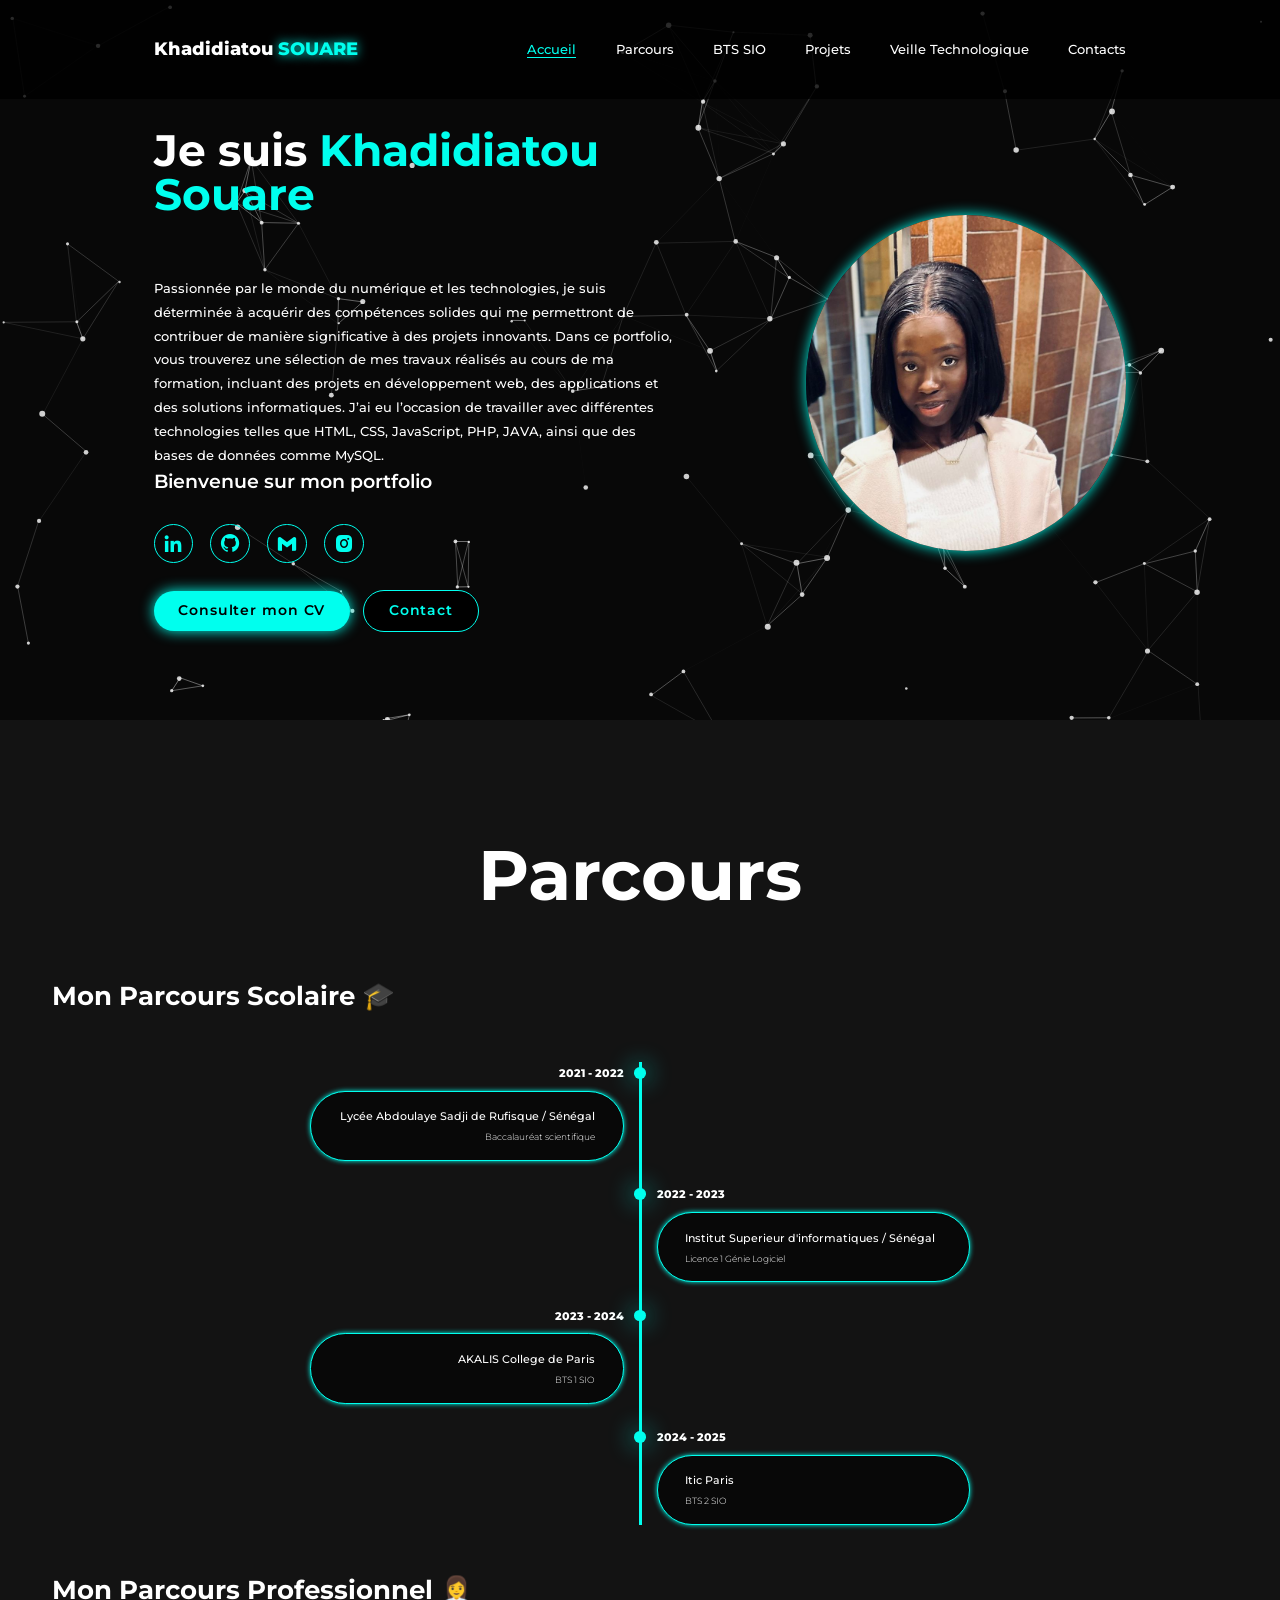
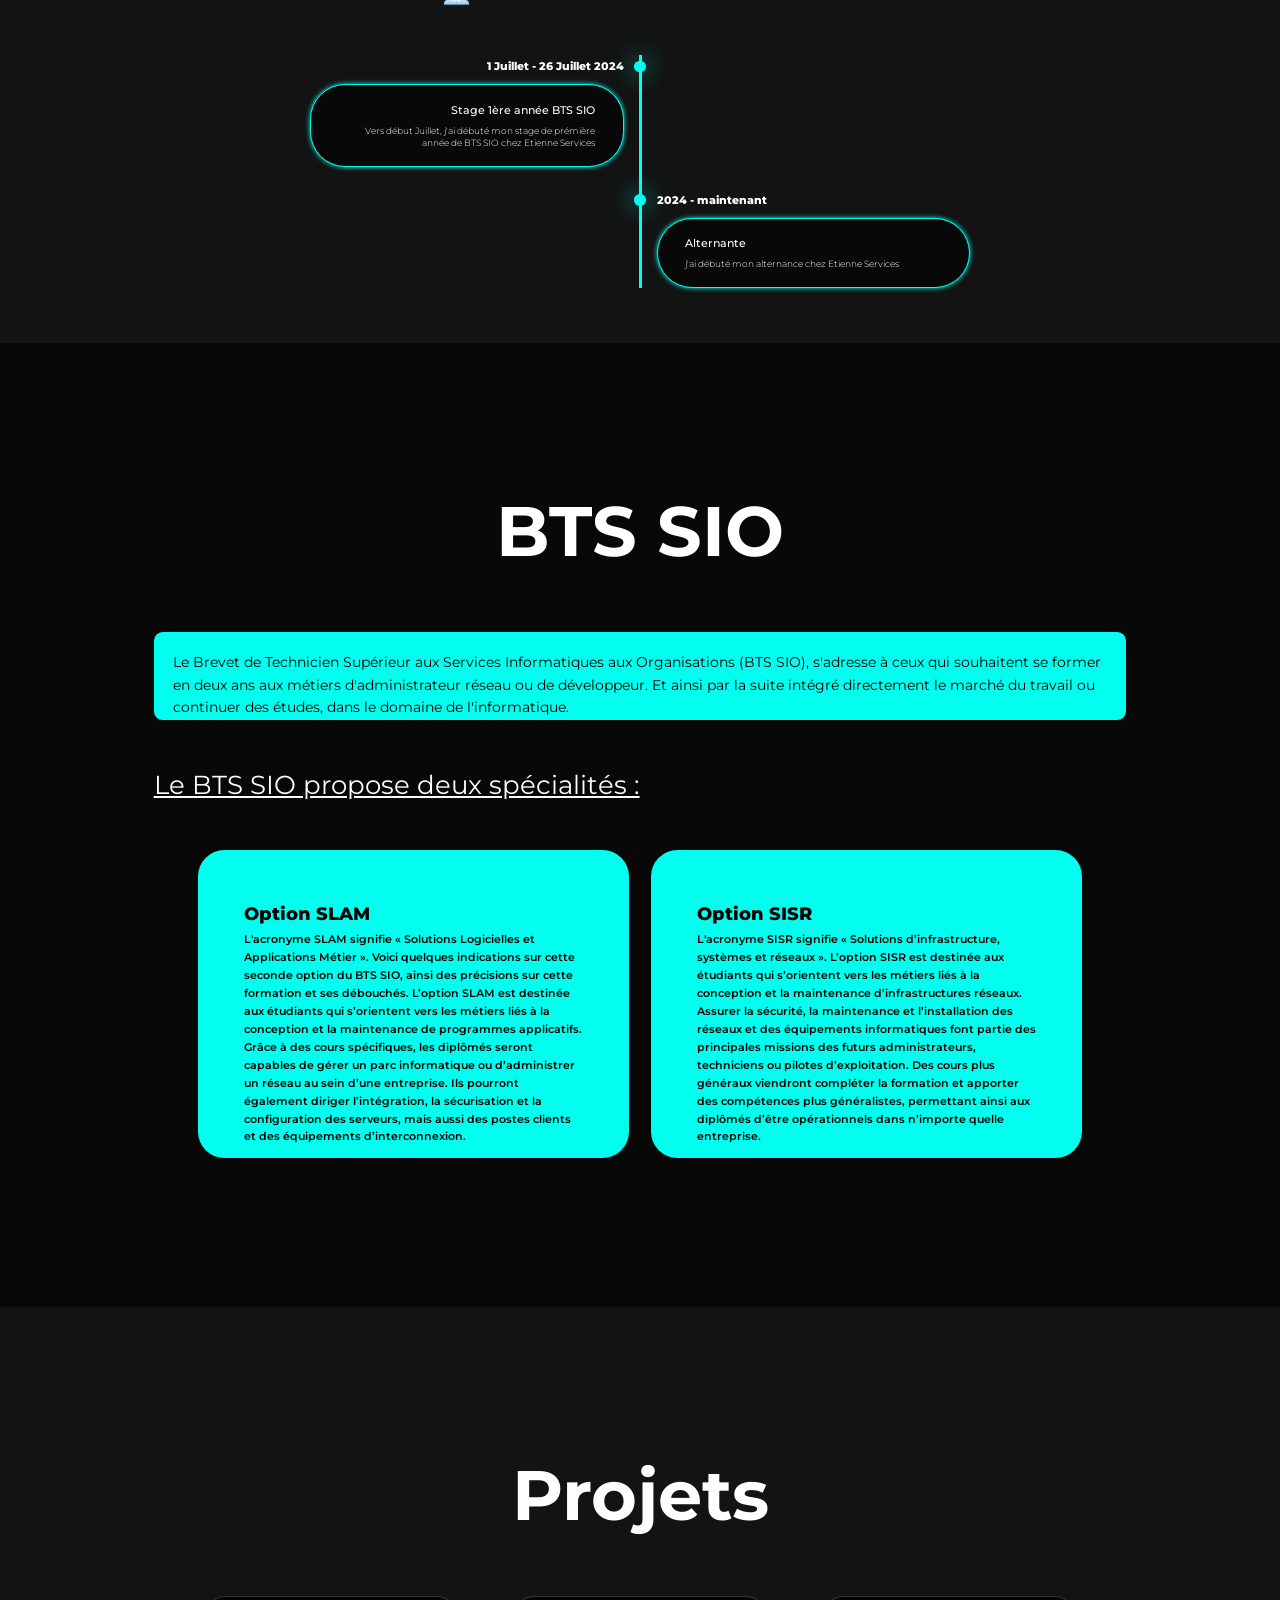
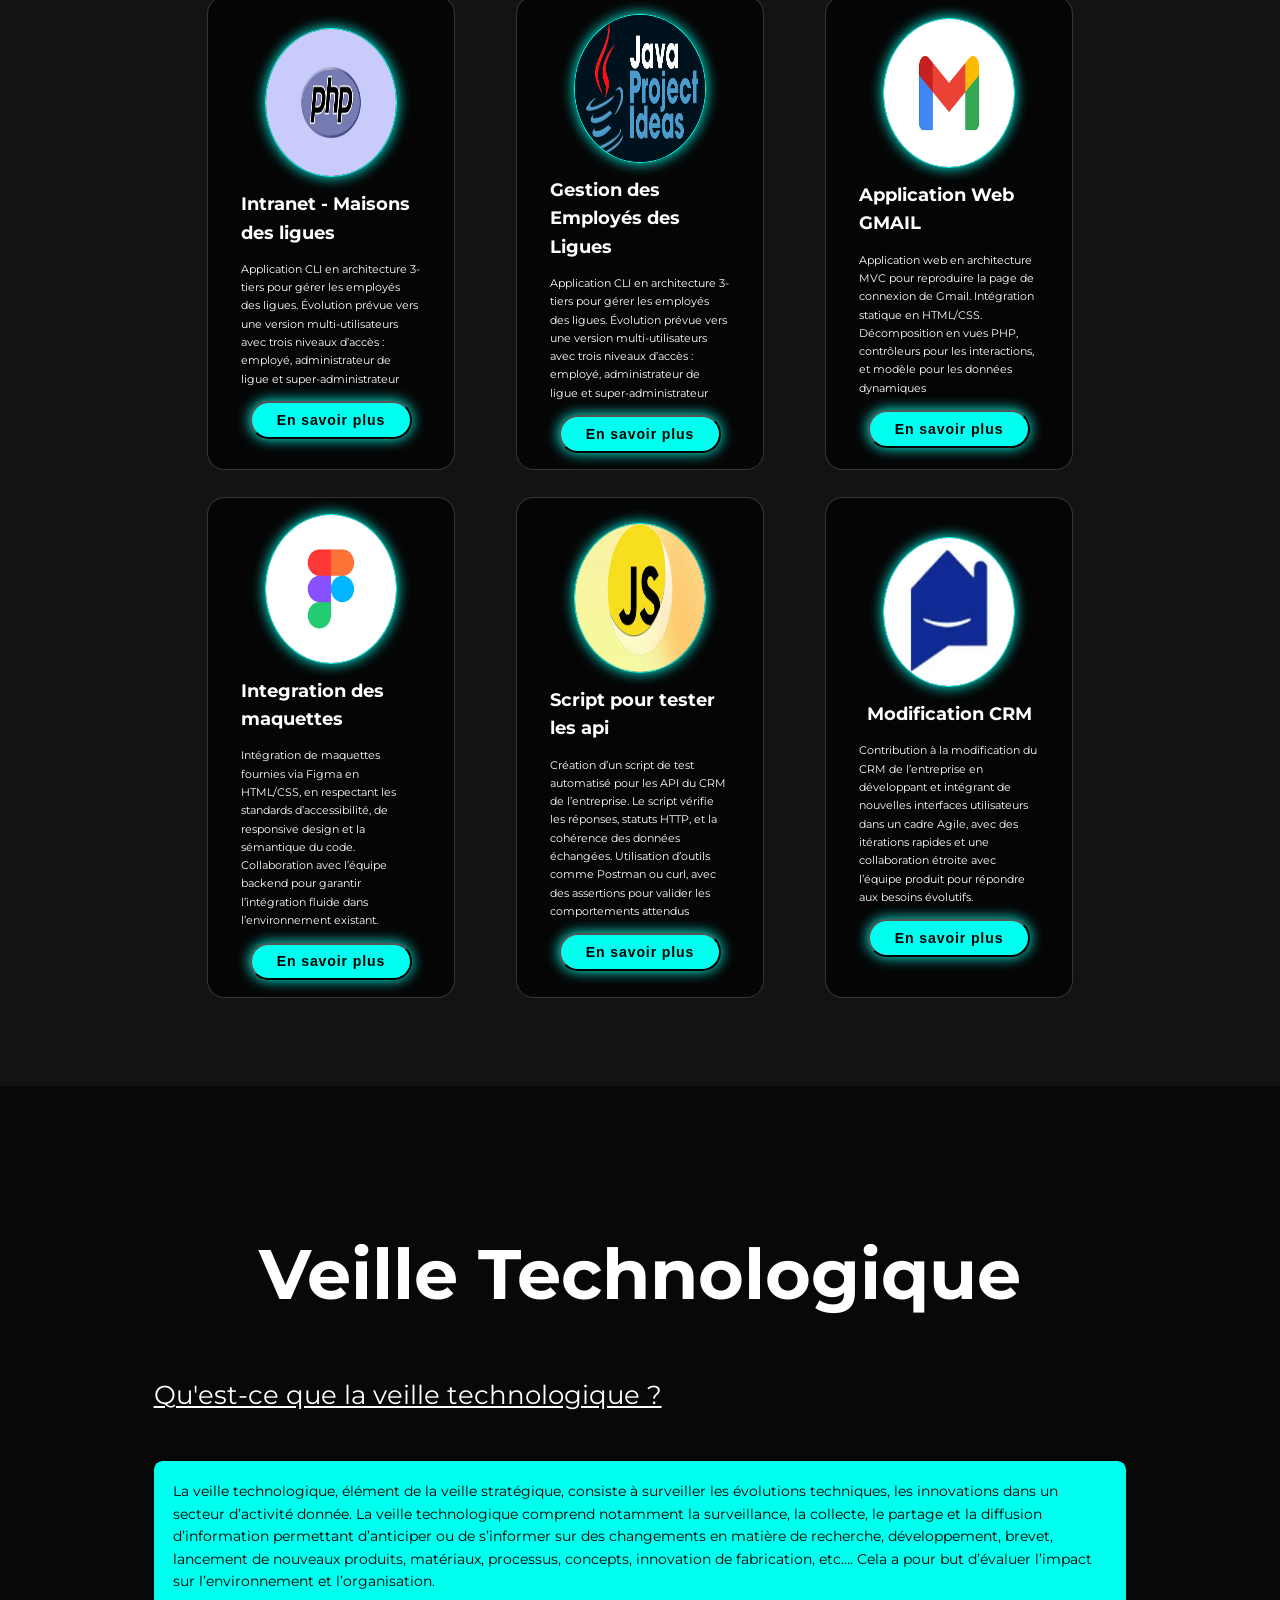
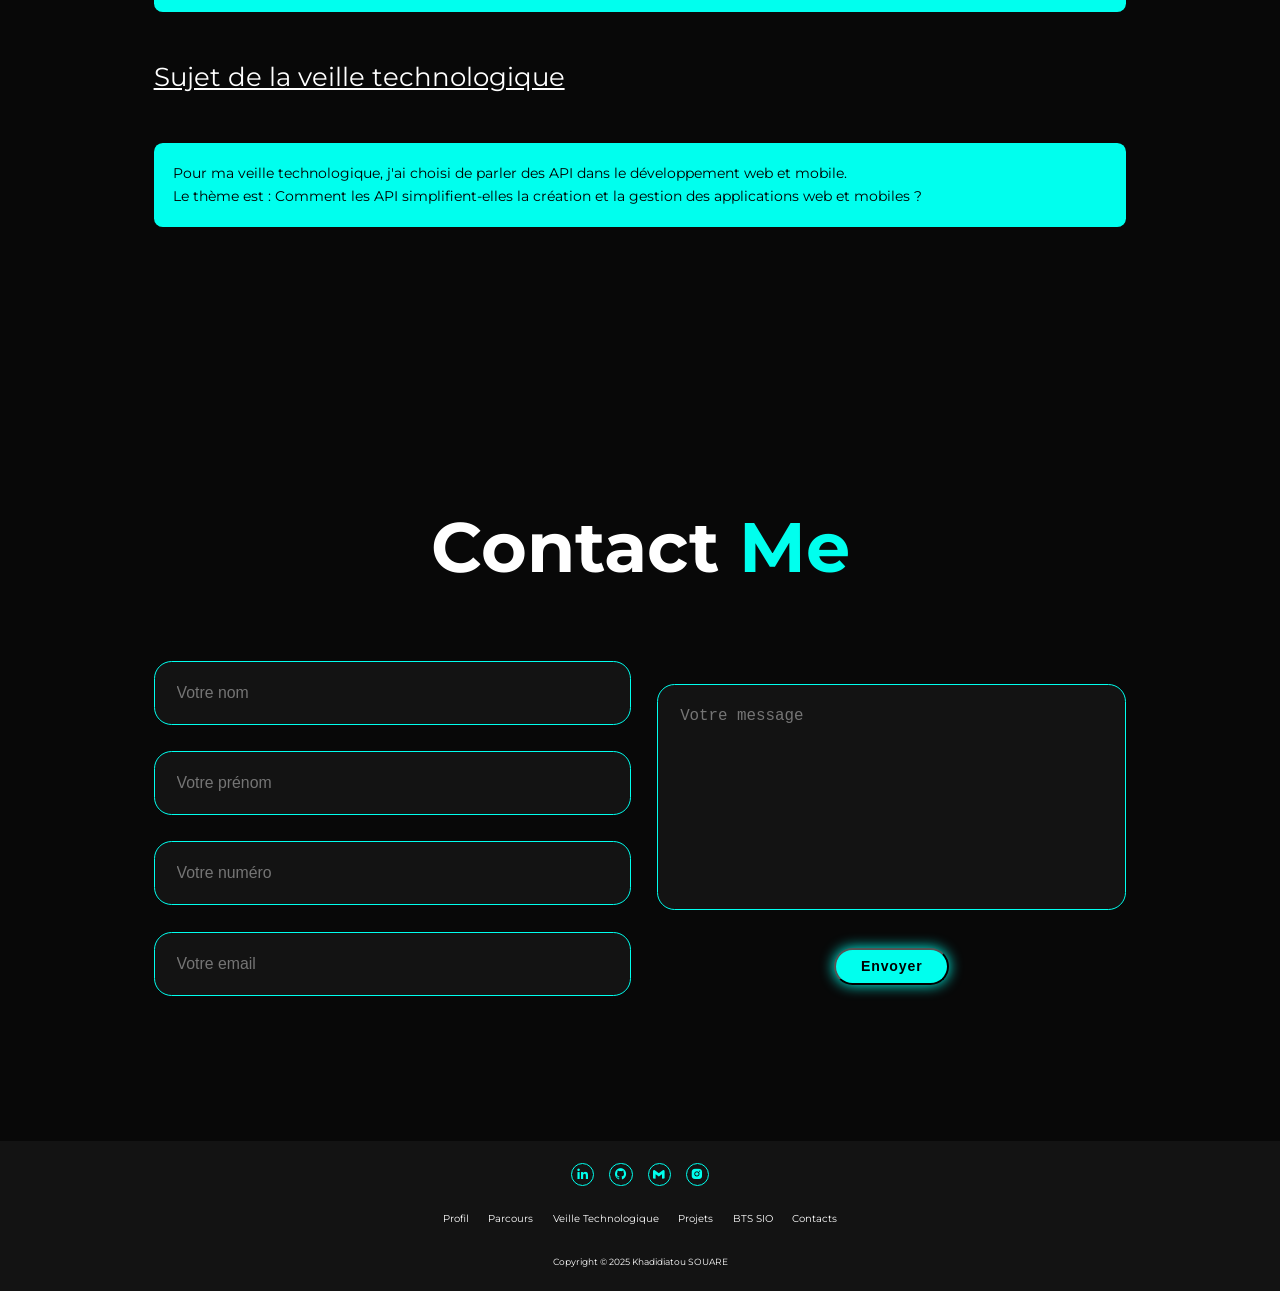
<file: index.html>
<!DOCTYPE html>
<html lang="en">

<head>
    <meta charset="UTF-8">
    <meta name="viewport" content="width=device-width, initial-scale=1.0">
    <title>Accueil</title>
    <link rel="preconnect" href="https://fonts.googleapis.com">
    <link rel="preconnect" href="https://fonts.gstatic.com" crossorigin>
    <link
        href="https://fonts.googleapis.com/css2?family=Montserrat:ital,wght@0,100..900;1,100..900&family=Roboto+Slab:wght@100..900&display=swap"
        rel="stylesheet">
    <link rel="stylesheet" href="./css/style.css">
    <link href='https://unpkg.com/boxicons@2.1.4/css/boxicons.min.css' rel='stylesheet'>
</head>

<body>
    <header class="header">
        <a href="#accueil" class="logo">Khadidiatou
            <span>SOUARE</span>
        </a>
        <i class='bx bx-menu' id="menu-icon"></i>
        <nav class="navbar">
            <a href="#accueil" class="active">Accueil</a>
            <a href="#parcours">Parcours</a>
            <a href="#bts">BTS SIO</a>
            <a href="#projets">Projets</a>
            <a href="#veille">Veille Technologique</a>
            <a href="#contacts">Contacts</a>

        </nav>
    </header>
    <main>
        <section class="home" id="accueil">
            <div class="home-content">
                <h1>Je suis <span>Khadidiatou Souare</span></h1>
                <h3 class="text-animation"><span></span></h3>
                <p>Passionnée par le monde du numérique et les technologies,
                    je suis déterminée à acquérir des compétences solides qui
                    me permettront de contribuer de manière significative à des
                    projets innovants. Dans ce portfolio, vous trouverez une sélection de mes travaux réalisés au
                    cours de ma formation, incluant des projets en développement web, des applications et des solutions
                    informatiques.
                    J’ai eu l’occasion de travailler avec différentes technologies telles
                    que HTML, CSS, JavaScript, PHP, JAVA, ainsi que des bases de données comme MySQL.</p>
                <span class="text-animation" style="color: white;">Bienvenue sur mon portfolio</span>
                <div class="social-icons">
                    <a href="https://www.linkedin.com/in/khadidiatou-souar%C3%A9-227364247/"><i
                            class='bx bxl-linkedin'></i></a>
                    <!-- <a id="portfolio-link" href="#">
                        <i class="bx bxl-github"></i>
                    </a> -->
                    <a href="https://github.com/KhadijaMomar/"><i class='bx bxl-github'></i></a>
                    <a href="mailto:souarekhadija12@gmail.com"><i class='bx bxl-gmail'></i></a>
                    <a href="#"><i class='bx bxl-instagram-alt'></i></a>
                </div>
                <div class="btn-group">
                    <a href="asset/khadija-alter-dev-etiennes (1).pdf" class="btn">Consulter mon CV</a>
                    <a href="#contacts" class="btn">Contact</a>
                </div>
            </div>
            <div class="home-img">
                <img src="public/moi.jpg" alt="">
            </div>
        </section>
        <!-- <section class="profil" id="profil">
            <h2 class="heading">Profil</h2>

            <div class="profil-content">
                <h3 class="heading-2">A propos de moi</h3>
                <div class="profil-box">
                    <p>Passionnée par le monde du numérique et les technologies,
                        je suis déterminée à acquérir des compétences solides qui
                        me permettront de contribuer de manière significative à des
                        projets innovants. Dans ce portfolio, vous trouverez une sélection de mes travaux réalisés au
                        cours de ma formation, incluant des projets en développement web, des applications et des
                        solutions
                        informatiques.
                        J’ai eu l’occasion de travailler avec différentes technologies telles
                        que HTML, CSS, JavaScript, PHP, JAVA, ainsi que des bases de données comme MySQL.</p>

                </div>
            </div>
            <div class="profil-content">
                <h3 class="heading-2">Experiences Professionnelles</h3>
                <div class="profil-box">
                    <p>J'ai effectué un stage en première année, puis je suis entré en alternance pour ma deuxième
                        année. Ces expériences en milieu professionnel, au sein d'entreprises dotées d'un service
                        informatique, ont renforcé ma passion et mon intérêt pour l'innovation informatique et
                        technologique.</p>

                </div>
            </div>
            <div class="profil-content">
                <h3 class="heading-2">Projet professionnel</h3>
                <div class="profil-box">
                    <p>Mon projet professionnel aujourd’hui est de devenir « Responsable en Ingénierie Logiciel et Big
                        Data ».
                        Je souhaite, en alternance, contribuer au développement de l'entreprise en apportant mes
                        compétences en ingénierie logicielle et big data.
                        Passionné par l'innovation, je participerai à la conception et à l'optimisation de solutions
                        logicielles, à la gestion de données à grande échelle,
                        et à la résolution d'incidents techniques.
                        Mon objectif est de soutenir la croissance de l'entreprise grâce à une expertise technique de
                        haut niveau et une approche proactive. </p>

                </div>
            </div>
          
        </section> -->
        <section class="parcours" id="parcours">
            <h2 class="heading">Parcours</h2>
            <h3 class="heading-2">Mon Parcours Scolaire 🎓</h3>
            <div class="timeline-items">
                <div class="timeline-item">
                    <div class="timeline-dot"> </div>
                    <div class="timeline-date">2021 - 2022</div>
                    <div class="timeline-content">
                        <h3>Lycée Abdoulaye Sadji de Rufisque / Sénégal</h3>
                        <p> Baccalauréat scientifique</p>

                    </div>
                </div>
                <div class="timeline-item">
                    <div class="timeline-dot"> </div>
                    <div class="timeline-date">2022 - 2023</div>
                    <div class="timeline-content">
                        <h3>Institut Superieur d'informatiques / Sénégal</h3>
                        <p>Licence 1 Génie Logiciel</p>

                    </div>
                </div>
                <div class="timeline-item">
                    <div class="timeline-dot"></div>
                    <div class="timeline-date">2023 - 2024</div>
                    <div class="timeline-content">
                        <h3>AKALIS College de Paris</h3>
                        <p>BTS 1 SIO</p>

                    </div>

                </div>
                <div class="timeline-item">
                    <div class="timeline-dot"></div>
                    <div class="timeline-date">2024 - 2025</div>
                    <div class="timeline-content">
                        <h3>Itic Paris</h3>
                        <p>BTS 2 SIO</p>

                    </div>

                </div>

            </div>
            <h3 class="heading-2">Mon Parcours Professionnel 👩‍💼</h3>
            <div class="timeline-items">
                <div class="timeline-item">
                    <div class="timeline-dot"> </div>
                    <div class="timeline-date">1 Juillet - 26 Juillet 2024</div>
                    <div class="timeline-content">
                        <h3>Stage 1ère année BTS SIO</h3>
                        <p>Vers début Juillet, j'ai débuté mon stage de prémière année de BTS SIO chez Etienne Services
                        </p>

                    </div>
                </div>
                <div class="timeline-item">
                    <div class="timeline-dot"> </div>
                    <div class="timeline-date">2024 - maintenant</div>
                    <div class="timeline-content">
                        <h3>Alternante</h3>
                        <p>j'ai débuté mon alternance chez Etienne Services</p>

                    </div>
                </div>


            </div>
        </section>
        <section class="services" id="bts">
            <h2 class="heading">BTS SIO</h2>
            <div class="pres">
                <p>Le Brevet de Technicien Supérieur aux Services Informatiques aux Organisations (BTS SIO), s'adresse à
                    ceux qui souhaitent se former en deux ans aux métiers d'administrateur réseau ou de développeur. Et
                    ainsi par la suite intégré directement le marché du travail ou continuer des études, dans le domaine
                    de l'informatique.</p>
            </div>
            <div class="pres2">
                <p>Le BTS SIO propose deux spécialités :</p>
            </div>
            <div class="services-container">
                <div class="services-box">
                    <div class="services-info">
                        <h4><span>Option </span>SLAM</h4>
                        <p>L'acronyme SLAM signifie « Solutions Logicielles et Applications Métier ». Voici quelques
                            indications sur cette seconde option du BTS SIO, ainsi des précisions sur cette formation et
                            ses débouchés. L’option SLAM est destinée aux étudiants qui s’orientent vers les métiers
                            liés à la conception et la maintenance de programmes applicatifs. Grâce à des cours
                            spécifiques, les diplômés seront capables de gérer un parc informatique ou d’administrer un
                            réseau au sein d’une entreprise. Ils pourront également diriger l’intégration, la
                            sécurisation et la configuration des serveurs, mais aussi des postes clients et des
                            équipements d’interconnexion.</p>
                    </div>
                </div>
                <div class="services-box">
                    <div class="services-info">
                        <h4><span>Option</span> SISR</h4>
                        <p>L'acronyme SISR signifie « Solutions d’infrastructure, systèmes et réseaux ». L’option SISR
                            est destinée aux étudiants qui s’orientent vers les métiers liés à la conception et la
                            maintenance d’infrastructures réseaux.
                            Assurer la sécurité, la maintenance et l’installation des réseaux et des équipements
                            informatiques font partie des principales missions des futurs administrateurs, techniciens
                            ou pilotes d’exploitation. Des cours plus généraux viendront compléter la formation et
                            apporter des compétences plus généralistes, permettant ainsi aux diplômés d’être
                            opérationnels dans n’importe quelle entreprise.</p>
                    </div>
                </div>

            </div>
        </section>
        <section class="testimoniales" id="projets">
            <div class="testimoniales-box">
                <h2 class="heading">Projets</h2>
                <div class="wrapper">
                    
                        <div class="testimonial-item">
                            <img src="img/php.png" alt="">
                            <h2>Intranet - Maisons des ligues</h2>
                            <p>Application CLI en architecture 3-tiers pour gérer les employés des ligues. Évolution
                                prévue vers une version multi-utilisateurs avec trois niveaux d’accès : employé,
                                administrateur de ligue et super-administrateur</p>
                                <a href="projet-web-M2L-php.html"><button class="btn">En savoir plus</button> </a>
                        </div>
                   
                    
                        <div class="testimonial-item">
                            <img src="img/perso.png" alt="">
                            <h2> Gestion des Employés des Ligues</h2>
                            <p>Application CLI en architecture 3-tiers pour gérer les employés des ligues. Évolution
                                prévue vers une version multi-utilisateurs avec trois niveaux d’accès : employé,
                                administrateur de ligue et super-administrateur</p>
                                <a href="projet-personnel-java.html"><button class="btn">En savoir plus</button></a>
                        </div>
                    
                        <div class="testimonial-item">
                            <img src="img/gmail2.png" alt="">
                            <h2>Application Web GMAIL</h2>
                            <p>Application web en architecture MVC pour reproduire la page de connexion 
                                de Gmail. Intégration statique en HTML/CSS.
                                 Décomposition en vues PHP, contrôleurs pour les interactions, 
                                 et modèle pour les données dynamiques </p>
                            <button class="btn">En savoir plus</button>
    
                        </div>

                        <div class="testimonial-item">
                            <img src="img/figma.png" alt="">
                            <h2>Integration des maquettes</h2>
                            <p>Intégration de maquettes fournies via Figma en HTML/CSS, en respectant
                                 les standards d’accessibilité, de responsive design et la sémantique du code.
                                  Collaboration avec l’équipe backend pour garantir l’intégration fluide dans l’environnement existant.</p>
                            <button class="btn">En savoir plus</button>
    
                        </div>

                        <div class="testimonial-item">
                            <img src="img/js2.jpg" alt="">
                            <h2>Script pour tester les api</h2>
                            <p>Création d’un script de test automatisé pour les API du CRM de l’entreprise. 
                                Le script vérifie les réponses, statuts HTTP, et la cohérence des données échangées.
                                 Utilisation d’outils comme Postman ou curl, avec des assertions pour valider les comportements attendus</p>
                            <button class="btn">En savoir plus</button>
    
                        </div>

                        <div class="testimonial-item">
                            <img src="img/es.jpg" alt="">
                            <h2>Modification CRM</h2>
                            <p>Contribution à la modification du CRM de l’entreprise en développant 
                                et intégrant de nouvelles interfaces utilisateurs dans un cadre Agile,
                                 avec des itérations rapides et une collaboration étroite avec l’équipe produit
                                  pour répondre aux besoins évolutifs.</p>
                            <button class="btn">En savoir plus</button>
    
                        </div>
                </div>
            </div>
        </section>
        <section class="services" id="veille">
            <h2 class="heading">Veille Technologique</h2>
            <div class="pres2">
                <p>Qu'est-ce que la veille technologique ?</p>
            </div>
            <div class="pres-v">
                <p>La veille technologique, élément de la veille stratégique, consiste à surveiller les évolutions
                    techniques, les innovations dans un secteur d’activité donnée. La veille technologique comprend
                    notamment la surveillance, la collecte, le partage et la diffusion d’information permettant
                    d’anticiper ou de s’informer sur des changements en matière de recherche, développement, brevet,
                    lancement de nouveaux produits, matériaux, processus, concepts, innovation de fabrication, etc….
                    Cela a pour but d’évaluer l’impact sur l’environnement et l’organisation.</p>
            </div>
            <div class="pres2">
                <p>Sujet de la veille technologique</p>
            </div>
            <div class="pres-v">
                <p>Pour ma veille technologique, j'ai choisi de parler des API dans le développement web et mobile.</p>
                <p>Le thème est :
                    Comment les API simplifient-elles la création et la gestion des applications web et mobiles ?</p>
            </div>
            <!-- <div class="services-container">
            <div class="services-box">
                <div class="services-info">
                    <h4><span>Option </span>SLAM</h4>
                    <p>L'acronyme SLAM signifie « Solutions Logicielles et Applications Métier ». Voici quelques indications sur cette seconde option du BTS SIO, ainsi des précisions sur cette formation et ses débouchés. L’option SLAM est destinée aux étudiants qui s’orientent vers les métiers liés à la conception et la maintenance de programmes applicatifs. Grâce à des cours spécifiques, les diplômés seront capables de gérer un parc informatique ou d’administrer un réseau au sein d’une entreprise. Ils pourront également diriger l’intégration, la sécurisation et la configuration des serveurs, mais aussi des postes clients et des équipements d’interconnexion.</p>
                </div>
            </div>
            <div class="services-box">
                <div class="services-info">
                    <h4><span>Option</span> SISR</h4>
                    <p>L'acronyme SISR signifie « Solutions d’infrastructure, systèmes et réseaux ». L’option SISR est destinée aux étudiants qui s’orientent vers les métiers liés à la conception et la maintenance d’infrastructures réseaux.
                        Assurer la sécurité, la maintenance et l’installation des réseaux et des équipements informatiques font partie des principales missions des futurs administrateurs, techniciens ou pilotes d’exploitation. Des cours plus généraux viendront compléter la formation et apporter des compétences plus généralistes, permettant ainsi aux diplômés d’être opérationnels dans n’importe quelle entreprise.</p>
                </div>
            </div>
            
        </div> -->
        </section>
        <section class="contact" id="contacts">
            <h2 class="heading">Contact <span>Me</span></h2>
            <form action="">
                <div class="input-group">
                    <div class="input-box">
                        <input type="text" name="" id="" placeholder="Votre nom">
                        <input type="text" name="" id="" placeholder="Votre prénom">
                    </div>
                    <div class="input-box">
                        <input type="text" name="" id="" placeholder="Votre numéro">
                        <input type="email" name="" id="" placeholder="Votre email">
                    </div>
                </div>
                <div class="input-group2">
                    <textarea name="" id="" cols="30" rows="10" placeholder="Votre message"></textarea>
                    <input type="submit" value="Envoyer" class="btn">
                </div>
            </form>
        </section>
        <!-- <section style="background-color: aqua;">
        <img src="" alt="" id="logo">
        <p id="login"></p>
        <p id="ville"></p>
        <a id="portfolio-link" href="#">lien vers mon portfolio
            <i class="bx bxl-github"></i>
        </a>
        </section> -->
    </main>
    <footer class="footer">
        <div class="social">
            <a href="https://www.linkedin.com/in/khadidiatou-souar%C3%A9-227364247/"><i class='bx bxl-linkedin'></i></a>
            <a href="https://github.com/KhadijaMomar/"><i class='bx bxl-github'></i></a>
            <a href="mailto:souarekhadija12@gmail.com"><i class='bx bxl-gmail'></i></a>
            <a href="#"><i class='bx bxl-instagram-alt'></i></a>
        </div>
        <ul class="list">
            <li>
                <a href="#">Profil</a>
            </li>
            <li>
                <a href="#parcours">Parcours</a>
            </li>
            <li>
                <a href="#veille">Veille Technologique</a>
            </li>
            <li>
                <a href="#projets">Projets</a>
            </li>
            <li>
                <a href="#bts">BTS SIO</a>
            </li>
            <li>
                <a href="#contacts">Contacts</a>
            </li>
        </ul>
        <p class="copyright">Copyright © 2025 Khadidiatou SOUARE</p>
    </footer>

    <script>
        const canvas = document.createElement('canvas');
        const ctx = canvas.getContext('2d');

        // Ajouter le canvas à la page
        document.body.appendChild(canvas);

        // Ajuster la taille du canvas à celle de la fenêtre
        canvas.width = window.innerWidth;
        canvas.height = window.innerHeight;

        // Tableau pour stocker les particules
        let particles = [];

        // Fonction pour initialiser les particules
        function initParticles() {
            particles = [];
            const numParticles = Math.floor((canvas.width * canvas.height) / 8000);

            for (let i = 0; i < numParticles; i++) {
                particles.push({
                    x: Math.random() * canvas.width,
                    y: Math.random() * canvas.height,
                    vx: (Math.random() - 0.5) * 2,
                    vy: (Math.random() - 0.5) * 2,
                    size: Math.random() * 2 + 1,
                });
            }
        }

        // Fonction pour dessiner les particules
        function drawParticles() {
            ctx.clearRect(0, 0, canvas.width, canvas.height);

            particles.forEach((particle, index) => {
                // Dessiner un cercle pour chaque particule
                ctx.beginPath();
                ctx.arc(particle.x, particle.y, particle.size, 0, Math.PI * 2);
                ctx.fillStyle = 'rgba(255, 255, 255, 0.8)';
                ctx.fill();

                // Mettre à jour la position de la particule
                particle.x += particle.vx;
                particle.y += particle.vy;

                // Garder les particules dans les limites du canvas
                if (particle.x < 0 || particle.x > canvas.width) particle.vx *= -1;
                if (particle.y < 0 || particle.y > canvas.height) particle.vy *= -1;

                // Relier les particules proches
                for (let j = index + 1; j < particles.length; j++) {
                    const other = particles[j];
                    const distance = Math.sqrt(
                        (particle.x - other.x) ** 2 + (particle.y - other.y) ** 2
                    );

                    if (distance < 100) {
                        ctx.beginPath();
                        ctx.moveTo(particle.x, particle.y);
                        ctx.lineTo(other.x, other.y);
                        ctx.strokeStyle = `rgba(255, 255, 255, ${1 - distance / 100})`;
                        ctx.lineWidth = 0.5;
                        ctx.stroke();
                    }
                }
            });

            requestAnimationFrame(drawParticles);
        }

        // Ajuster la taille du canvas si la fenêtre est redimensionnée
        window.addEventListener('resize', () => {
            canvas.width = window.innerWidth;
            canvas.height = window.innerHeight;
            initParticles();
        });

        // Initialiser et démarrer l'animation
        initParticles();
        drawParticles();
    </script>
    <script src="js/script.js"></script>
</body>

</html>


<!-- <div class="competences">
    <h2>Systèmes d'exploitation :</h2>
    <div class="skill">
        <div class="skill-name">Linux (Debian, Ubuntu, CentOS) - 90%</div>
        <div class="progress-bar"><div class="progress" style="width: 90%;"></div></div>
    </div>
    <div class="skill">
        <div class="skill-name">Windows (Windows Serveur 2003 à 2016, Windows XP à Windows 10) - 90%</div>
        <div class="progress-bar"><div class="progress" style="width: 90%;"></div></div>
    </div>
    <div class="skill">
        <div class="skill-name">Mac OS X - 35%</div>
        <div class="progress-bar"><div class="progress" style="width: 35%;"></div></div>
    </div>
    
    <h2>Programmation :</h2>
    <div class="skill">
        <div class="skill-name">PHP / HTML / CSS - 65%</div>
        <div class="progress-bar"><div class="progress" style="width: 65%;"></div></div>
    </div>
    <div class="skill">
        <div class="skill-name">C# / Java - 65%</div>
        <div class="progress-bar"><div class="progress" style="width: 65%;"></div></div>
    </div>
    
    <h2>Scripting :</h2>
    <div class="skill">
        <div class="skill-name">Powershell - 80%</div>
        <div class="progress-bar"><div class="progress" style="width: 80%;"></div></div>
    </div>
    <div class="skill">
        <div class="skill-name">Python - 80%</div>
        <div class="progress-bar"><div class="progress" style="width: 80%;"></div></div>
    </div>
    <div class="skill">
        <div class="skill-name">Bash / Batch - 70%</div>
        <div class="progress-bar"><div class="progress" style="width: 70%;"></div></div>
    </div>
    
    <h2>Supervision :</h2>
    <div class="skill">
        <div class="skill-name">Centreon - 90%</div>
        <div class="progress-bar"><div class="progress" style="width: 90%;"></div></div>
    </div>


</div> -->


<!-- <div class="container">
            <div class="profil-content2 width50">
                <h3 class="heading-2">Mes compétences</h3>
                <div class="profil-box">
                    <p>Toutes ces compétences ont été acquises au cours de mes études, 
                        de mon alternance, ou grâce à mes propres investigations et
                         à ma curiosité. Certaines ont été développées en suivant des 
                         formations académiques, tandis que d'autres ont été renforcées par 
                         des projets personnels où j'ai cherché à mettre en place des solutions
                          concrètes, ce qui m'a permis d'approfondir mes recherches et d'aller
                           encore plus loin dans l'acquisition de nouvelles connaissances</p>
                   
                </div>
            </div>
            <div class="profil-content">
                <div class="competences">
                    <h2>Systèmes d'exploitation :</h2>
                    <div class="skill">
                        <div class="skill-name">Linux (Debian, Ubuntu, CentOS) - 60%</div>
                        <div class="progress-bar"><div class="progress" style="width: 60%;"></div></div>
                    </div>
                    <div class="skill">
                        <div class="skill-name">Windows (Windows Serveur 2003 à 2016, Windows XP à Windows 10) - 90%</div>
                        <div class="progress-bar"><div class="progress" style="width: 90%;"></div></div>
                    </div>
                    <div class="skill">
                        <div class="skill-name">Mac OS X - 35%</div>
                        <div class="progress-bar"><div class="progress" style="width: 35%;"></div></div>
                    </div>
                    
                    <h2>Programmation :</h2>
                    <div class="skill">
                        <div class="skill-name">PHP / HTML / CSS / JS - 65%</div>
                        <div class="progress-bar"><div class="progress" style="width: 65%;"></div></div>
                    </div>
                    <div class="skill">
                        <div class="skill-name">C / Java - 65%</div>
                        <div class="progress-bar"><div class="progress" style="width: 65%;"></div></div>
                    </div>
                    
                    <h2>Base de données :</h2>
                    <div class="skill">
                        <div class="skill-name">MySQL, MariaDB - 60%</div>
                        <div class="progress-bar"><div class="progress" style="width: 60%;"></div></div>
                    </div>
                    
                    
                
                
                </div> 
            </div>
           </div> -->
</file>
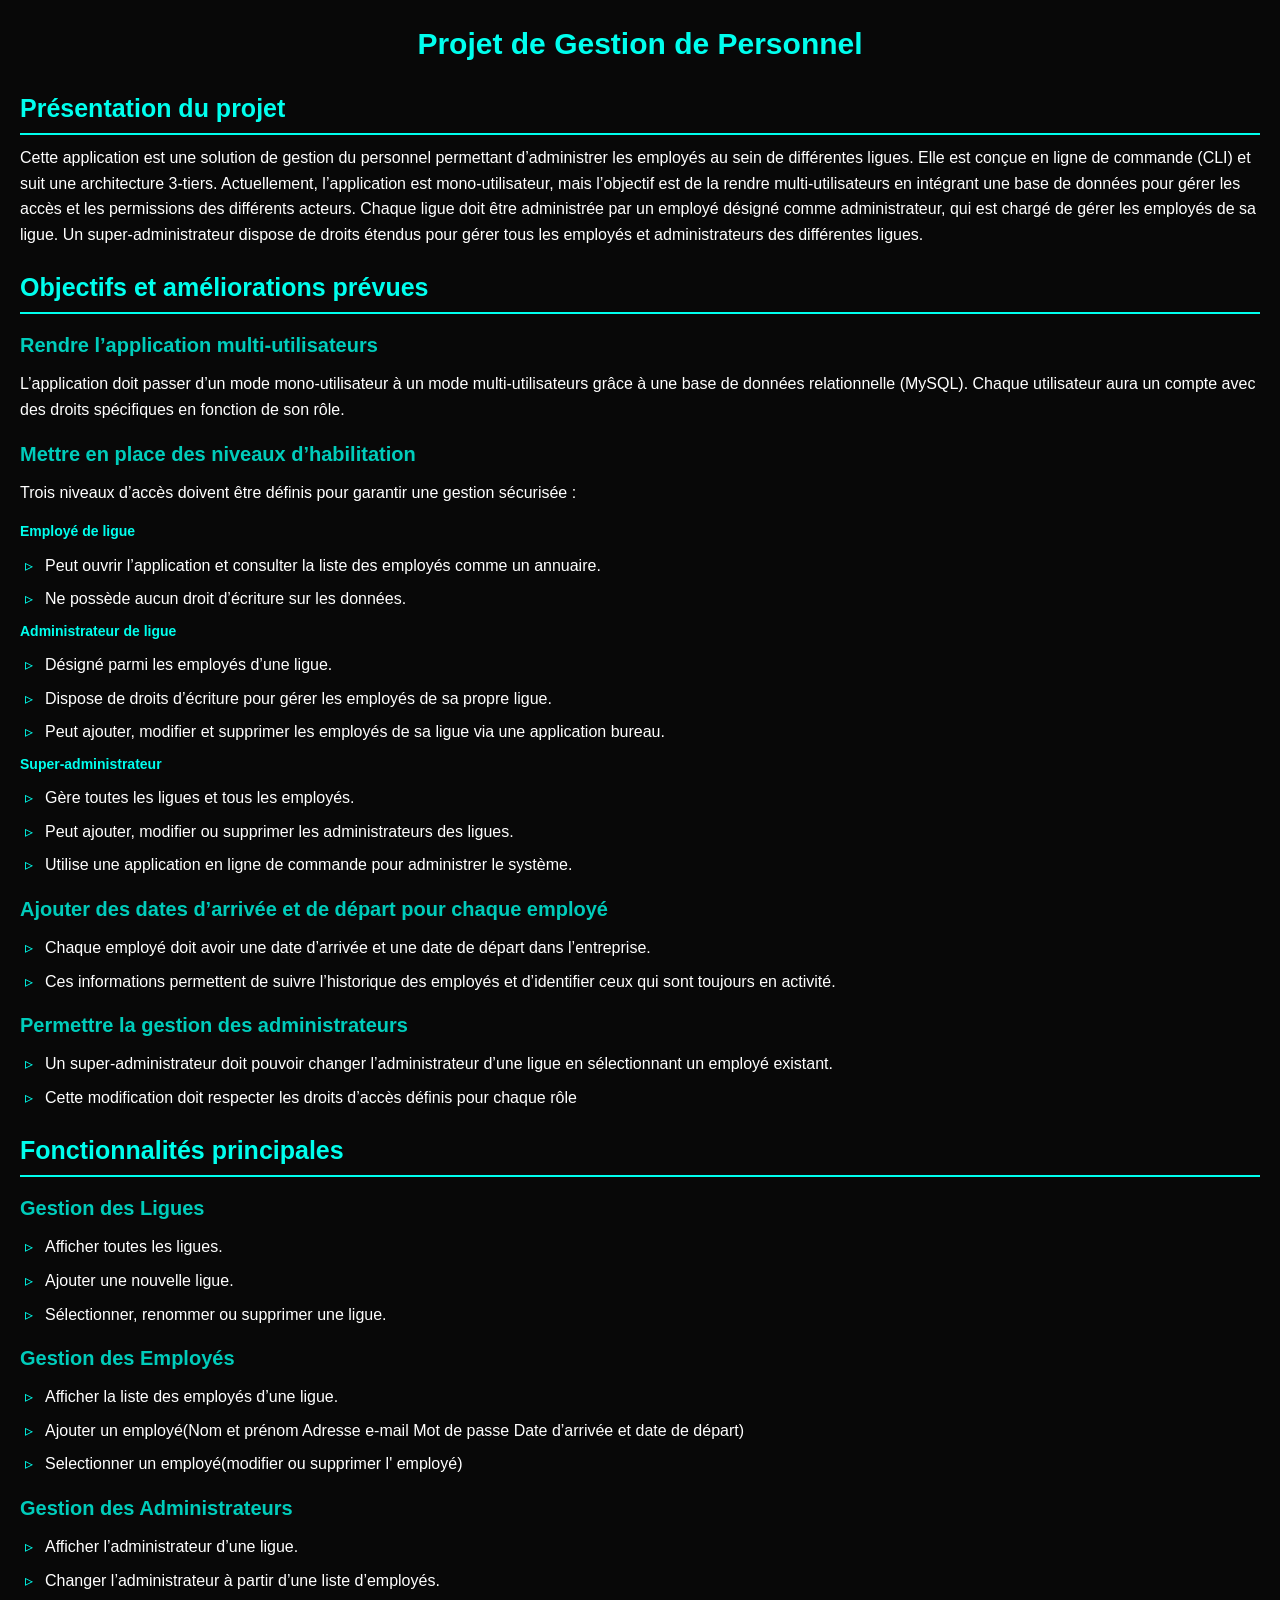
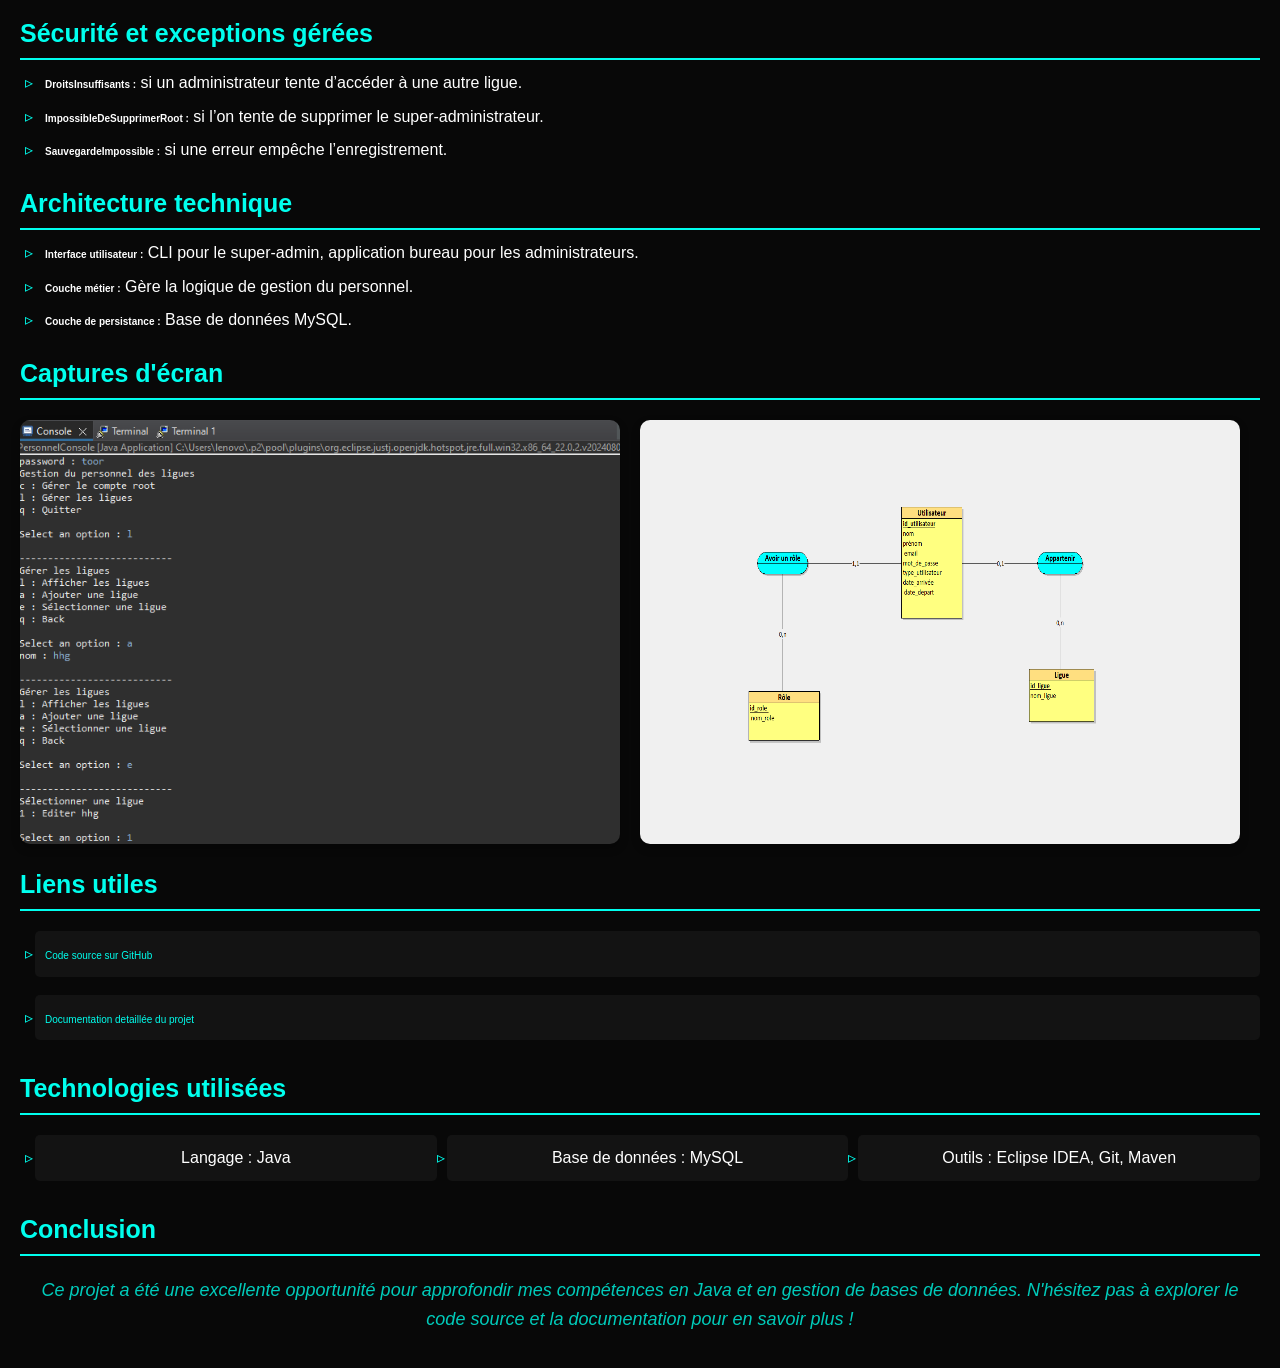
<file: projet-personnel-java.html>
<!DOCTYPE html>
<html lang="fr">
<head>
    <meta charset="UTF-8">
    <meta name="viewport" content="width=device-width, initial-scale=1.0">
    <title>Gestion de Personnel</title>
    <style>
        /* Variables CSS pour les couleurs et les polices */
        :root {
            --bg-color: #080808;
            --second-bg-color: #131313;
            --text-color: white;
            --main-color: #00ffee;
            --hover-color: #00ccbb;
            --font-family: 'Montserrat', sans-serif;
        }

        /* Réinitialisation des styles par défaut */
        * {
            margin: 0;
            padding: 0;
            box-sizing: border-box;
            text-decoration: none;
            font-size: 10px;
        }

        /* Styles de base */
        body {
            font-family: var(--font-family);
            background: var(--bg-color);
            color: var(--text-color);
            line-height: 1.6;
            padding: 20px;
        }

        h1, h2, h3 {
            color: var(--main-color);
            margin-bottom: 1rem;
        }
        h4 {
            color: var(--main-color);
            margin-bottom: 1rem;
            font-size: 1.4rem;
        }

        h1 {
            font-size: 3rem;
            text-align: center;
            animation: fadeIn 2s ease-in-out;
        }

        h2 {
            font-size: 2.5rem;
            margin-top: 2rem;
            border-bottom: 2px solid var(--main-color);
            padding-bottom: 0.5rem;
        }

        h3 {
            font-size: 2rem;
            margin-top: 1.5rem;
            color: var(--hover-color);
        }

        p {
            font-size: 1.6rem;
            margin-bottom: 1.5rem;
        }

        ul {
            list-style-type: none;
            padding-left: 1.5rem;
        }

        li {
            font-size: 1.6rem;
            margin-bottom: 0.8rem;
            padding-left: 1rem;
            position: relative;
        }

        li::before {
            content: "▹";
            color: var(--main-color);
            position: absolute;
            left: -1rem;
        }

        a {
            color: var(--main-color);
            transition: color 0.3s ease;
        }

        a:hover {
            color: var(--hover-color);
            text-decoration: underline;
        }

        img {
            max-width: 100%;
            height: auto;
            border-radius: 10px;
            box-shadow: 0 4px 8px rgba(0, 0, 0, 0.3);
            transition: transform 0.3s ease, box-shadow 0.3s ease;
        }

        img:hover {
            transform: scale(1.05);
            box-shadow: 0 8px 16px rgba(0, 255, 238, 0.5);
        }

        /* Animation pour le titre */
        @keyframes fadeIn {
            from {
                opacity: 0;
                transform: translateY(-20px);
            }
            to {
                opacity: 1;
                transform: translateY(0);
            }
        }

        /* Section des captures d'écran */
        .screenshots {
            display: flex;
            flex-wrap: wrap;
            gap: 20px;
            margin-top: 2rem;
        }

        .screenshots img {
            flex: 1 1 calc(50% - 20px);
            max-width: calc(50% - 20px);
        }

        /* Section des liens utiles */
        .links {
            margin-top: 2rem;
        }

        .links ul {
            display: flex;
            flex-direction: column;
            gap: 10px;
        }

        .links li {
            background: var(--second-bg-color);
            padding: 1rem;
            border-radius: 5px;
            transition: background 0.3s ease;
        }

        .links li:hover {
            background: var(--main-color);
        }

        .links li:hover a {
            color: var(--bg-color);
        }

        /* Section des technologies */
        .technologies {
            margin-top: 2rem;
        }

        .technologies ul {
            display: grid;
            grid-template-columns: repeat(auto-fit, minmax(200px, 1fr));
            gap: 10px;
        }

        .technologies li {
            background: var(--second-bg-color);
            padding: 1rem;
            border-radius: 5px;
            text-align: center;
            transition: transform 0.3s ease, background 0.3s ease;
        }

        .technologies li:hover {
            transform: translateY(-5px);
            background: var(--main-color);
            color: var(--bg-color);
        }

        /* Conclusion */
        .conclusion {
            margin-top: 2rem;
            text-align: center;
            font-style: italic;
            font-size: 1.8rem;
            color: var(--hover-color);
        }
    </style>
</head>
<body>
    <!-- <h1>Gestion de Personnel</h1>
    <p>Ce projet vise à développer une application permettant de gérer efficacement les employés au sein de différentes ligues. L'objectif principal est de faciliter l'organisation des employés en offrant une interface simple et intuitive pour effectuer diverses opérations. L'application est développée en Java avec une interface en ligne de commande (CLI) et une base de données MySQL.</p>

    <h2>Fonctionnalités principales</h2>
    <h3>Gestion des Ligues</h3>
    <ul>
        <li>Afficher toutes les ligues</li>
        <li>Ajouter une nouvelle ligue</li>
        <li>Sélectionner une ligue</li>
        <li>Renommer une ligue</li>
        <li>Supprimer une ligue</li>
    </ul>
    <h3>Gestion des Employés</h3>
    <ul>
        <li>Afficher les employés d'une ligue</li>
        <li>Ajouter un nouvel employé (nom, prénom, mail, mot de passe, dates d'arrivée/départ)</li>
        <li>Sélectionner un employé</li>
        <li>Modifier un employé</li>
        <li>Supprimer un employé</li>
    </ul>
    <h3>Autres Fonctionnalités</h3>
    <ul>
        <li>Gestion des administrateurs (affichage de l'administrateur d'une ligue).</li>
        <li>Interface en ligne de commande (CLI) pour une navigation simple.</li>
    </ul> -->
    <h1>Projet de Gestion de Personnel</h1>
    
    <h2>Présentation du projet</h2>
    <p>Cette application est une solution de gestion du personnel permettant d’administrer les employés au sein de différentes ligues. Elle est conçue en ligne de commande (CLI) et suit une architecture 3-tiers. Actuellement, l’application est mono-utilisateur, mais l’objectif est de la rendre multi-utilisateurs en intégrant une base de données pour gérer les accès et les permissions des différents acteurs.

        Chaque ligue doit être administrée par un employé désigné comme administrateur, qui est chargé de gérer les employés de sa ligue. Un super-administrateur dispose de droits étendus pour gérer tous les employés et administrateurs des différentes ligues.</p>
    
    <h2>Objectifs et améliorations prévues</h2>
    <h3>Rendre l’application multi-utilisateurs</h3>
    <p>L’application doit passer d’un mode mono-utilisateur à un mode multi-utilisateurs grâce à une base de données relationnelle (MySQL). Chaque utilisateur aura un compte avec des droits spécifiques en fonction de son rôle.</p>
    <h3>Mettre en place des niveaux d’habilitation</h3>
    <p>Trois niveaux d’accès doivent être définis pour garantir une gestion sécurisée :</p>
    <h4>Employé de ligue</h4>
    <ul>
        <li>Peut ouvrir l’application et consulter la liste des employés comme un annuaire.</li>
        <li>Ne possède aucun droit d’écriture sur les données.</li>
    </ul>
    <h4>Administrateur de ligue</h4>
    <ul>
        <li>Désigné parmi les employés d’une ligue.</li>
        <li>Dispose de droits d’écriture pour gérer les employés de sa propre ligue.</li>
        <li>Peut ajouter, modifier et supprimer les employés de sa ligue via une application bureau.</li>
    </ul>
    <h4>Super-administrateur</h4>
    <ul>
        <li>Gère toutes les ligues et tous les employés.</li>
        <li>Peut ajouter, modifier ou supprimer les administrateurs des ligues.
        </li>
        <li>
            Utilise une application en ligne de commande pour administrer le système.</li>
    </ul>
    <h3>Ajouter des dates d’arrivée et de départ pour chaque employé</h3>
    <ul>
        <li>Chaque employé doit avoir une date d’arrivée et une date de départ dans l’entreprise.</li>
        <li>Ces informations permettent de suivre l’historique des employés et d’identifier ceux qui sont toujours en activité.</li>
    </ul>
    <h3>Permettre la gestion des administrateurs</h3>
    <ul>
        <li>Un super-administrateur doit pouvoir changer l’administrateur d’une ligue en sélectionnant un employé existant.</li>
        <li>Cette modification doit respecter les droits d’accès définis pour chaque rôle</li>
    </ul>
    <h2>Fonctionnalités principales</h2>
    <h3>Gestion des Ligues</h3>
    <ul>
        <li>Afficher toutes les ligues.</li>
        <li>Ajouter une nouvelle ligue.</li>
        <li>Sélectionner, renommer ou supprimer une ligue.</li>
    </ul>
    
    <h3>Gestion des Employés</h3>
    <ul>
        <li>Afficher la liste des employés d’une ligue.</li>
        <li>Ajouter un employé(Nom et prénom
            Adresse e-mail
            Mot de passe
            Date d’arrivée et date de départ)</li>
        <li>Selectionner un employé(modifier ou supprimer l' employé)</li>
    </ul>
    
    <h3>Gestion des Administrateurs</h3>
    <ul>
        <li>Afficher l’administrateur d’une ligue.</li>
        <li>Changer l’administrateur à partir d’une liste d’employés.</li>
    </ul>
    
    <h2>Sécurité et exceptions gérées</h2>
    <ul>
        <li><strong>DroitsInsuffisants :</strong> si un administrateur tente d’accéder à une autre ligue.</li>
        <li><strong>ImpossibleDeSupprimerRoot :</strong> si l’on tente de supprimer le super-administrateur.</li>
        <li><strong>SauvegardeImpossible :</strong> si une erreur empêche l’enregistrement.</li>
    </ul>
    
    <h2>Architecture technique</h2>
    <ul>
        <li><strong>Interface utilisateur :</strong> CLI pour le super-admin, application bureau pour les administrateurs.</li>
        <li><strong>Couche métier :</strong> Gère la logique de gestion du personnel.</li>
        <li><strong>Couche de persistance :</strong> Base de données MySQL.</li>
    </ul>
    <h2>Captures d'écran</h2>
    <div class="screenshots">
        <img src="img/console.png" alt="Capture d'écran de l'interface en ligne de commande">
        <img src="img/MCD_Ligue.png" alt="Modèle Conceptuel de Données">
    </div>

    <h2>Liens utiles</h2>
    <div class="links">
        <ul>
            <li><a href="https://github.com/KhadijaMomar/KHADIJA-SAFIATOU" target="_blank">Code source sur GitHub</a></li>
            <li><a href="https://enseignement.alexandre-mesle.com/PPE/personnel/javadoc/personnel/package-summary.html">Documentation detaillée du projet</a></li>
        </ul>
    </div>

    <h2>Technologies utilisées</h2>
    <div class="technologies">
        <ul>
            <li>Langage : Java</li>
            <li>Base de données : MySQL</li>
            <li>Outils : Eclipse IDEA, Git, Maven</li>
        </ul>
    </div>

    <h2>Conclusion</h2>
    <p class="conclusion">Ce projet a été une excellente opportunité pour approfondir mes compétences en Java et en gestion de bases de données. N'hésitez pas à explorer le code source et la documentation pour en savoir plus !</p>
</body>
</html>
</file>
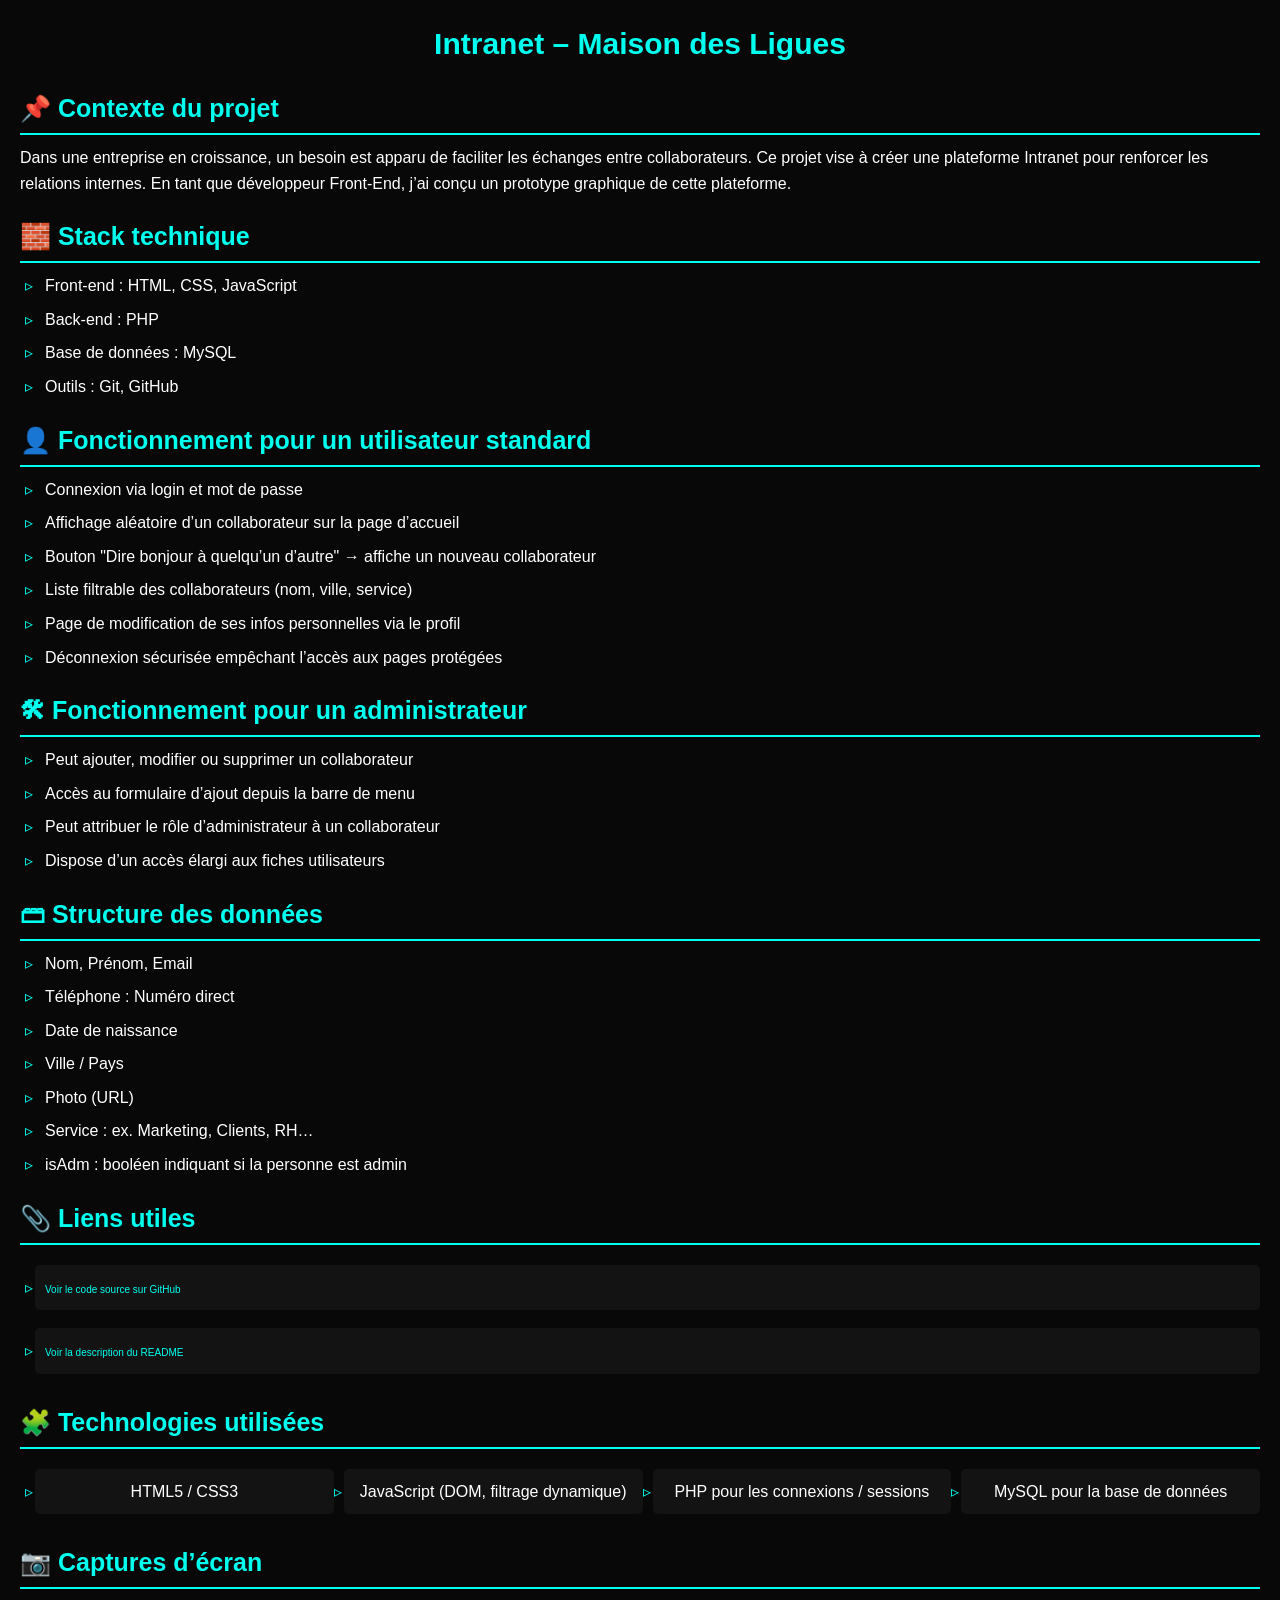
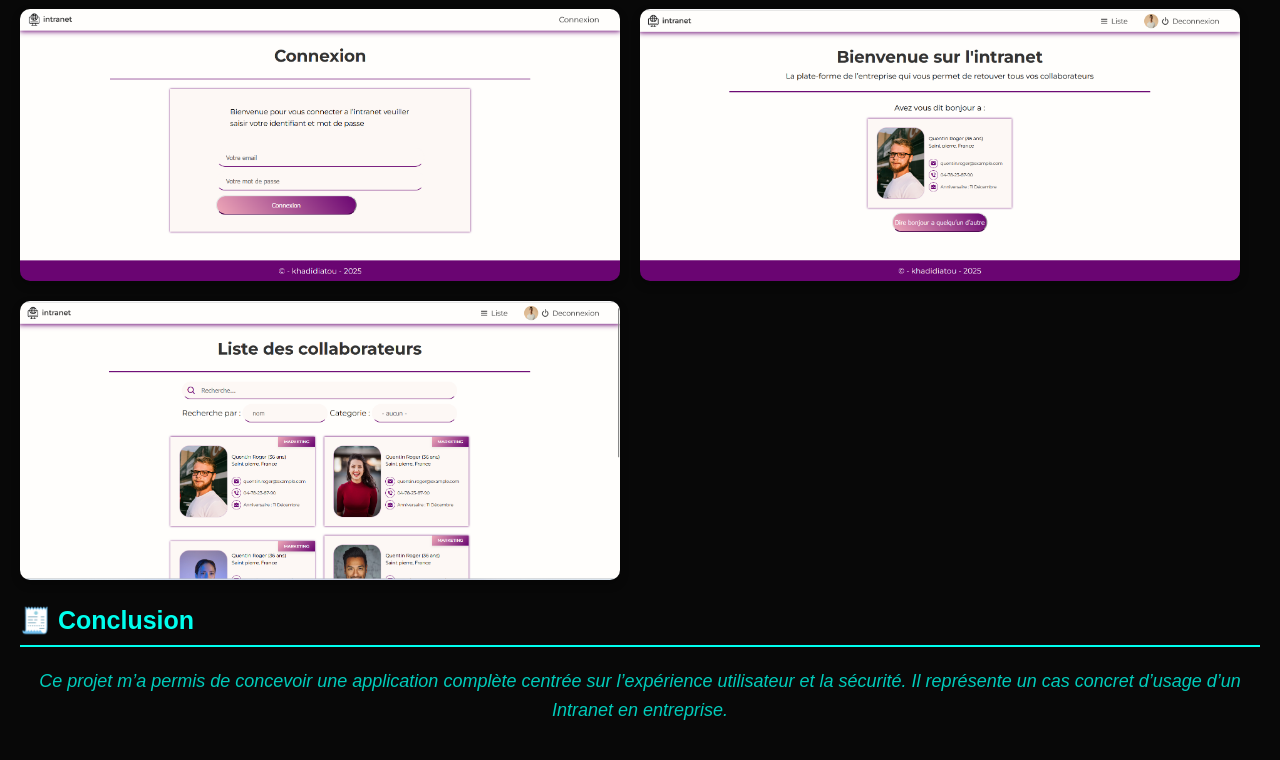
<file: projet-web-M2L-php.html>
<!DOCTYPE html>
<html lang="fr">
<head>
  <meta charset="UTF-8" />
  <meta name="viewport" content="width=device-width, initial-scale=1.0"/>
  <title>Intranet – Maison des Ligues</title>
  <style>
        /* Variables CSS pour les couleurs et les polices */
        :root {
            --bg-color: #080808;
            --second-bg-color: #131313;
            --text-color: white;
            --main-color: #00ffee;
            --hover-color: #00ccbb;
            --font-family: 'Montserrat', sans-serif;
        }

        /* Réinitialisation des styles par défaut */
        * {
            margin: 0;
            padding: 0;
            box-sizing: border-box;
            text-decoration: none;
            font-size: 10px;
        }

        /* Styles de base */
        body {
            font-family: var(--font-family);
            background: var(--bg-color);
            color: var(--text-color);
            line-height: 1.6;
            padding: 20px;
        }

        h1, h2, h3 {
            color: var(--main-color);
            margin-bottom: 1rem;
        }
        h4 {
            color: var(--main-color);
            margin-bottom: 1rem;
            font-size: 1.4rem;
        }

        h1 {
            font-size: 3rem;
            text-align: center;
            animation: fadeIn 2s ease-in-out;
        }

        h2 {
            font-size: 2.5rem;
            margin-top: 2rem;
            border-bottom: 2px solid var(--main-color);
            padding-bottom: 0.5rem;
        }

        h3 {
            font-size: 2rem;
            margin-top: 1.5rem;
            color: var(--hover-color);
        }

        p {
            font-size: 1.6rem;
            margin-bottom: 1.5rem;
        }

        ul {
            list-style-type: none;
            padding-left: 1.5rem;
        }

        li {
            font-size: 1.6rem;
            margin-bottom: 0.8rem;
            padding-left: 1rem;
            position: relative;
        }

        li::before {
            content: "▹";
            color: var(--main-color);
            position: absolute;
            left: -1rem;
        }

        a {
            color: var(--main-color);
            transition: color 0.3s ease;
        }

        a:hover {
            color: var(--hover-color);
            text-decoration: underline;
        }

        img {
            max-width: 100%;
            height: auto;
            border-radius: 10px;
            box-shadow: 0 4px 8px rgba(0, 0, 0, 0.3);
            transition: transform 0.3s ease, box-shadow 0.3s ease;
        }

        img:hover {
            transform: scale(1.05);
            box-shadow: 0 8px 16px rgba(0, 255, 238, 0.5);
        }

        /* Animation pour le titre */
        @keyframes fadeIn {
            from {
                opacity: 0;
                transform: translateY(-20px);
            }
            to {
                opacity: 1;
                transform: translateY(0);
            }
        }

        /* Section des captures d'écran */
        .screenshots {
            display: flex;
            flex-wrap: wrap;
            gap: 20px;
            margin-top: 2rem;
        }

        .screenshots img {
            flex: 1 1 calc(50% - 20px);
            max-width: calc(50% - 20px);
        }

        /* Section des liens utiles */
        .links {
            margin-top: 2rem;
        }

        .links ul {
            display: flex;
            flex-direction: column;
            gap: 10px;
        }

        .links li {
            background: var(--second-bg-color);
            padding: 1rem;
            border-radius: 5px;
            transition: background 0.3s ease;
        }

        .links li:hover {
            background: var(--main-color);
        }

        .links li:hover a {
            color: var(--bg-color);
        }

        /* Section des technologies */
        .technologies {
            margin-top: 2rem;
        }

        .technologies ul {
            display: grid;
            grid-template-columns: repeat(auto-fit, minmax(200px, 1fr));
            gap: 10px;
        }

        .technologies li {
            background: var(--second-bg-color);
            padding: 1rem;
            border-radius: 5px;
            text-align: center;
            transition: transform 0.3s ease, background 0.3s ease;
        }

        .technologies li:hover {
            transform: translateY(-5px);
            background: var(--main-color);
            color: var(--bg-color);
        }

        /* Conclusion */
        .conclusion {
            margin-top: 2rem;
            text-align: center;
            font-style: italic;
            font-size: 1.8rem;
            color: var(--hover-color);
        }
    </style>
</head>
<body>

   <h1>Intranet – Maison des Ligues</h1>

  <h2>📌 Contexte du projet</h2>
  <p>
    Dans une entreprise en croissance, un besoin est apparu de faciliter les échanges entre collaborateurs. 
    Ce projet vise à créer une plateforme Intranet pour renforcer les relations internes.
    En tant que développeur Front-End, j’ai conçu un prototype graphique de cette plateforme.
  </p>

  <h2>🧱 Stack technique</h2>
  <ul>
    <li>Front-end : HTML, CSS, JavaScript</li>
    <li>Back-end : PHP</li>
    <li>Base de données : MySQL</li>
    <li>Outils : Git, GitHub</li>
  </ul>

  <h2>👤 Fonctionnement pour un utilisateur standard</h2>
  <ul>
    <li>Connexion via login et mot de passe</li>
    <li>Affichage aléatoire d’un collaborateur sur la page d’accueil</li>
    <li>Bouton "Dire bonjour à quelqu’un d’autre" → affiche un nouveau collaborateur</li>
    <li>Liste filtrable des collaborateurs (nom, ville, service)</li>
    <li>Page de modification de ses infos personnelles via le profil</li>
    <li>Déconnexion sécurisée empêchant l’accès aux pages protégées</li>
  </ul>

  <h2>🛠 Fonctionnement pour un administrateur</h2>
  <ul>
    <li>Peut ajouter, modifier ou supprimer un collaborateur</li>
    <li>Accès au formulaire d’ajout depuis la barre de menu</li>
    <li>Peut attribuer le rôle d’administrateur à un collaborateur</li>
    <li>Dispose d’un accès élargi aux fiches utilisateurs</li>
  </ul>

  <h2>🗃 Structure des données</h2>
  <ul>
   <li>Nom, Prénom, Email</li>
<li>Téléphone : Numéro direct</li>
<li>Date de naissance</li>
<li>Ville / Pays</li>
<li>Photo (URL)</li>
<li>Service : ex. Marketing, Clients, RH…</li>
<li>isAdm : booléen indiquant si la personne est admin</li>
  </ul>

  <h2>📎 Liens utiles</h2>
  <div class="links">
    <ul>
      <li><a href="https://github.com/KhadijaMomar/maison-2-ligue/tree/developper" target="_blank">Voir le code source sur GitHub</a></li>
      <li><a href="https://github.com/KhadijaMomar/maison-2-ligue" target="_blank">Voir la description du README</a></li>
    </ul>
  </div>

  <h2>🧩 Technologies utilisées</h2>
  <div class="technologies">
    <ul>
      <li>HTML5 / CSS3</li>
      <li>JavaScript (DOM, filtrage dynamique)</li>
      <li>PHP pour les connexions / sessions</li>
      <li>MySQL pour la base de données</li>
    </ul>
  </div>

  <h2>📷 Captures d’écran</h2>
  <div class="screenshots">
    <img src="img/connexion.png" alt="Page de Connexion">
    <img src="img/accueil.png" alt="Page d’accueil intranet">
    <img src="img/listCollab.png" alt="Liste des collaborateurs filtrable">
  </div>

  <h2>🧾 Conclusion</h2>
  <p class="conclusion">
    Ce projet m’a permis de concevoir une application complète centrée sur l’expérience utilisateur et la sécurité. Il représente un cas concret d’usage d’un Intranet en entreprise.
  </p>

</body>
</html>
</file>
<file: css/style.css>
@import url(./reset.css);

.header {
    position: fixed;
    top: 0;
    left: 0;
    width: 100%;
    padding: 4rem 12% 4rem;
    background: rgba(0, 0, 0, 0.8);
    display: flex;
    justify-content: space-between;
    align-items: center;
    z-index: 5;
}

.logo {
    font-size: 2rem;
    color: var(--text-color);
    font-weight: 800;
    cursor: pointer;
    transition: 0.3s ease;
}

.logo:hover {
    transform: scale();
}

/*text-shadow permet d'ajouter une ombre portée autour du texte*/
.logo span {
    text-shadow: 0 0 1.153rem var(--main-color);
}

.navbar a {
    font-size: 1.5rem;
    color: var(--text-color);
    font-weight: 500;
    margin-left: 4rem;
    transition: 0.3s ease;
    border-bottom: 0.188rem solid transparent;
}

.navbar a:hover,
.navbar a.active {
    color: var(--main-color);
    /*border-bottom : applique une bordure en bas de l’élément, avec une épaisseur de 0,188 rem*/
    border-bottom: 0.188rem solid var(--main-color);
}

#menu-icon {
    font-size: 3.6rem;
    color: var(--main-color);
    /*display: none; est utilisée pour masquer complètement un élément de la page.*/
    display: none;

}

section {
    min-height: 62.5rem;
    padding: 10rem 12% 10rem;
}

.home {
    display: flex;
    align-items: center;
    justify-content: center;
    gap: 15rem;
}

.home-content {
    display: flex;
    flex-direction: column;
    align-items: baseline;
    text-align: left;
    justify-content: center;
    margin-top: 3rem;
}

.profil {
    display: flex;
    align-items: center;
    justify-content: center;
    flex-direction: column;
    padding: 6.25rem 0.938rem;
    background: var(--second-bg-color);
    padding: 0 5rem;
}

.profil-div {
    display: flex;
}

.profil-content {
    display: flex;
    text-align: left;
    justify-content: center;
    flex-direction: column;
}

.profil-content .heading-2 {
    text-align: left;
    color: var(--main-color);
}

.profil-box {
    background-color: var(--main-color);
    border-radius: 1.5rem;
    border: 0.313rem solid transparent;
    cursor: pointer;
    transition: 0.4s ease-in-out;
    color: black;
    padding: 1rem;
}

.profil-box:hover {
    background: white;
    color: black;
    border: 0.313rem solid var(--main-color);
    transform: scale(1.03);
}

span {
    color: var(--main-color);
}

.logo span {
    color: var(--main-color);
}

.home-content h3 {
    margin-bottom: 2rem;
    margin-top: 1rem;
    font-size: 2.5rem;
}

.home-content h1 {
    font-size: 5rem;
    margin-top: 1.5rem;
    font-weight: 700;
    line-height: 1;
}

.home-img {
    border-radius: 50%;
}

.home-img img {
    position: relative;
    top: 3rem;
    width: 25vw;
    border-radius: 50%;
    box-shadow: 0 0 1.563rem var(--main-color);
    cursor: pointer;
    transition: 0.4s ease-in-out;
}

.home-img img:hover {
    box-shadow: 0 0 1.563rem var(--main-color),
        0 0 3.125rem var(--main-color),
        0 0 6.25rem var(--main-color);
}

.home-content p {
    font-size: 1.5rem;
    font-weight: 500;
    line-height: 1.8;
    max-width: 62.5rem;
}

.social-icons a {
    display: inline-flex;
    justify-content: center;
    align-items: center;
    width: 4.5rem;
    height: 4.5rem;
    background: transparent;
    border: 0.125rem solid var(--main-color);
    font-size: 2.5rem;
    border-radius: 50%;
    color: var(--main-color);
    margin: 3rem 1.5rem 3rem 0;
    transition: 0.3s ease-in-out;
}

.social-icons a:hover {
    color: var(--main-color);
    transform: scale(1.3)translateY(-5px);
    box-shadow: 0 0 1.563rem var(--main-color);
    background-color: white;
}

.btn {
    display: inline-block;
    padding: 1rem 2.8rem;
    background: var(--main-color);
    box-shadow: 0 0 1.563rem var(--main-color);
    border-radius: 4rem;
    font-size: 1.6rem;
    color: black;
    border: 0.125 solid transparent;
    letter-spacing: 0.1rem;
    font-weight: 600;
    transition: 0.3s ease-in-out;
    cursor: pointer;
}

.btn:hover {
    transform: scale(1.05);
    box-shadow: 0 0 3.125rem var(--main-color);
}

.btn-group {
    display: flex;
    align-items: center;
    gap: 1.5rem;
}

.btn-group a:nth-of-type(2) {
    background-color: black;
    color: var(--main-color);
    border: 0.125rem solid var(--main-color);
    box-shadow: 0 0 1.563rem transparent;
}

.btn-group a:nth-of-type(2):hover {
    box-shadow: 0 0 1.563rem var(--main-color);
    background-color: var(--main-color);
    color: black;
}

.text-animation {
    font-size: 2.125rem;
    font-weight: 600;
    min-width: 12.5rem;
}

.text-animation span {
    position: relative;
}

.text-animation span::before {
    content: "";
    color: var(--main-color);
    animation: words 20s infinite;
}

.text-animation span::after {
    content: "";
    background-color: var(--main-color);
    width: calc(100% + 0.5rem);
    height: 100%;
    border-left: 0.188rem solid var(--bg-color);
    right: -0.5rem;
    animation: cursor 0.6s infinite, typing 20s steps(14 infinite);
}

@keyframes cursor {
    to {
        border-left: 0.125rem solid var(--main-color);
    }
}

@keyframes words {

    0%,
    20% {
        content: "étudiante en BTS SIO";
    }

    21%,
    40% {
        content: "Développeuse en apprentissage";
    }

    41%,
    60% {
        content: "étudiante en BTS SIO";
    }

    61%,
    80% {
        content: "Développeuse en apprentissage";
    }

    81%,
    100% {

        content: "étudiante en BTS SIO";
    }
}

.text-animation::after {
    animation: words 3s infinite;
}

@keyframes typing {

    10%,
    15%,
    30%,
    35%,
    50%,
    55%,
    70%,
    75%,
    90%,
    95% {
        width: 0;
    }

    5%,
    20%,
    25%,
    40%,
    45%,
    65%,
    80%,
    85% {
        width: calc(100% + 0.5rem);
    }
}

.heading {
    font-size: 8rem;
    text-align: center;
    margin: 5rem 0;
}

.parcours {
    padding: 6.25rem 0.938rem;
    background: var(--second-bg-color);
}

.heading-2 {
    font-size: 3rem;
    text-align: left;
    margin: 5rem 5rem;
    color: white;
}

.parcours h2 {
    margin-bottom: 5rem;
}

.timeline-items {
    max-width: 75rem;
    margin: auto;
    display: flex;
    flex-wrap: wrap;
    position: relative;
}

.timeline-items::before {
    content: "";
    position: absolute;
    width: 0.313rem;
    height: 100%;
    background-color: var(--main-color);
    left: calc(50% - 0.063rem);
}

.timeline-item {
    margin-bottom: 2.5rem;
    width: 100%;
    position: relative;
}

.timeline-item:last-child {
    margin-bottom: 0;
}

.timeline-item:nth-child(odd) {
    padding-right: calc(50% + 1.875rem);
    text-align: right;
}

.timeline-item:nth-child(even) {
    padding-left: calc(50% + 1.875rem);
}

.timeline-dot {
    width: 1.313rem;
    height: 1.313rem;
    background-color: var(--main-color);
    box-shadow: 0 0 25px var(--main-color),
        0 0 50pc var(--main-color);
    position: absolute;
    left: calc(50% - 6px);
    border-radius: 50%;
    top: 0.625rem;
}

.timeline-date {
    font-size: 1.25rem;
    font-weight: 800;
    color: white;
    margin: 0.375rem 0 0.938rem;
}

.timeline-content {
    background-color: var(--bg-color);
    border: 0.188rem solid var(--main-color);
    padding: 1.875rem 3.125rem;
    border-radius: 4rem;
    box-shadow: 0 0 0.625rem var(--main-color);
    cursor: pointer;
    transition: 0.3s ease-in-out;
}

.timeline-content:hover {
    transform: scale(1.05);
    box-shadow: 0 0 1.563rem var(--main-color);
}

.timeline-content h3 {
    font-size: 1.25rem;
    color: white;
    margin: 0 0 0.625rem;
    font-weight: 500;
}

.timeline-content p {
    font-size: 1rem;
    color: white;
    line-height: 1.375rem;
    font-weight: 300;
}

/*la bare pour la liste deroulante*/
::-webkit-scrollbar {
    width: 0.938rem;

}

::-webkit-scrollbar-thumb {
    background-color: var(--main-color);

}

::-webkit-scrollbar-track {
    background-color: var(--bg-color);
    width: 3.125rem;

}


/*SECTION*/
.testimoniales {
    background: var(--second-bg-color);
}

.testimoniales-box {
    background-size: cover;
    display: flex;
    align-items: center;
    justify-content: center;
    flex-direction: column;
}

.testimoniales .heading {
    margin-bottom: 5rem;
}

.testimoniales-box img {
    width: 15rem;
    border-radius: 50%;
    border: 0.188rem solid var(--main-color);
    box-shadow: 0 0 1.568rem var(--main-color);
}

.wrapper {
    display: grid;
    grid-template-columns: repeat(3, 1fr);
    gap: 3rem;
}

.testimonial-item {
    min-height: 34.375rem;
    max-width: 28.125rem;
    background: rgba(0, 0, 0, 0.7);
    border: 0.188rem solid rgba(238, 238, 238, 0.2);
    border-radius: 2rem;
    margin: 0 2rem;
    padding: 1.875rem 3.75rem;
    cursor: pointer;
    display: flex;
    flex-direction: column;
    align-items: center;
    justify-content: center;
    gap: 1.5rem;
    color: white;
    transition: 0.4s ease-in-out;
}
.testimonial-item img{
    height: 17rem;
}

.testimonial-item:hover {
    border: 0.188rem solid var(--main-color);
    transform: translate(-10px)scale(1.03);
    box-shadow: 0 0 3.125rem var(--main-color);
}

.testimonial-item h2 {
    font-size: 2rem;
}

.testimonial-item p {
    font-size: 1.3rem;
}

/*SECTION*/
/*SECTION*/

.services {
    background: var(--bg-color);
    color: black;
}

.services h2 {
    margin-bottom: 5rem;
    color: white;
}

.services .pres {
    background-color: var(--main-color);
    border-radius: 1rem;
    height: 10rem;
    border: 0.313rem solid transparent;
    cursor: pointer;
    transition: 0.4s ease-in-out;
    margin-bottom: 5rem;
    padding: 2rem;
}

.services .pres-v {
    background-color: var(--main-color);
    border-radius: 1rem;
    border: 0.313rem solid transparent;
    cursor: pointer;
    transition: 0.4s ease-in-out;
    margin-bottom: 5rem;
    padding: 2rem;
}

.services .pres:hover {
    background: white;
    color: black;
    border: 0.313rem solid var(--main-color);
    transform: scale(1.03);

}

.services .pres2 {
    color: white;
    font-size: 3rem;
    text-align: left;
    margin-bottom: 5rem;
    text-decoration: underline;
}

.services .pres2:hover {
    color: var(--main-color);
}

.services-container {
    display: grid;
    /*Cela signifie que vous voulez 2 colonnes.
    1fr : Chaque colonne prendra 1 fraction de l’espace disponible. Cela divise l’espace total en parts égales entre les colonnes.*/
    grid-template-columns: repeat(2, 1fr);
    align-items: center;
    gap: 2.5rem;
}

.services-box {
    background-color: var(--main-color);
    height: 35rem;
    border-radius: 3rem;
    border: 0.313rem solid transparent;
    cursor: pointer;
    transition: 0.4s ease-in-out;
}

.services-box span {
    color: black;
}

.services-box span:hover {
    color: var(--main-color);
}

.services-box:hover {
    background: white;
    color: var(--main-color);
    border: 0.313rem solid var(--main-color);
    transform: scale(1.03);
}

.services-box .services-info {
    display: flex;
    flex-direction: column;
    text-align: left;
    max-height: 12.5rem;
    justify-content: left;
    align-items: baseline;
    padding: 5rem 5rem;
}

.services-info h4 {
    font-size: 2rem;
    font-weight: 800;
    line-height: 2;
}

.services-info p {
    font-size: 1.2rem;
    font-weight: 600;
    max-height: 6.25rem;
    line-height: 1.7;
    margin: auto;
    color: black;
}

canvas {
    position: absolute;
    top: 0;
    left: 0;
    width: 100%;
    height: 100%;
    z-index: -1;
}

/*SECTION*/

.contact {
    background-color: var(--bg-color);
}

.contact h2 {
    margin-bottom: 3rem;
    color: white;
}

.contact form {
    display: flex;
    align-items: center;
    justify-content: center;
    gap: 3rem;
    margin: 5rem auto;
    text-align: center;
}

.contact form .input-box {
    display: flex;
    justify-content: center;
    flex-wrap: wrap;
}

.contact form .input-box input,
.contact form textarea {
    width: 100%;
    padding: 2.5rem;
    font-size: 1.8rem;
    color: var(--text-color);
    background: var(--second-bg-color);
    border-radius: 2rem;
    border: 0.125rem solid var(--main-color);
    margin: 1.5rem 0;
    /*l'utilisateur ne pourra pas modifier la taille de l'élément en faisant glisser ses bords ou coins.*/
    resize: none;
}

.contact form .btn {
    margin-top: 2rem;
}

.footer {
    position: relative;
    bottom: 0;
    width: 100%;
    padding: 2.5rem 0;
    background-color: var(--second-bg-color);
}

.footer .social {
    text-align: center;
    padding-bottom: 25px;
    color: var(--main-color);

}

.footer .social a {
    font-size: 1.563rem;
    color: var(--main-color);
    border: 0.125rem solid var(--main-color);
    width: 2.625rem;
    width: 2.625rem;
    height: 2.625rem;
    line-height: 2.625rem;
    display: inline-block;
    text-align: center;
    border-radius: 50%;
    margin: 0 0.625rem;
    transition: 0.3s ease-in-out;
}

.footer .social a:hover {
    transform: scale(1.2)translateY(-10px);
    background-color: var(--main-color);
    color: black;
    box-shadow: 0 0 1.563rem var(--main-color);
}

.footer ul {
    margin-top: 0;
    padding: 0;
    font-size: 1.125rem;
    line-height: 1.6;
    margin-bottom: 0;
    text-align: center;
}

.footer ul li a {
    color: white;
    border-bottom: 0.188rem solid transparent;
    transition: 0.3s ease-in-out;
}

.footer ul li a:hover {
    border-bottom: 0.188rem solid var(--main-color);
}

.footer ul li {
    display: inline-block;
    padding: 0 0.938rem;
}

.footer .copyright {
    margin-top: 3.125rem;
    text-align: center;
    font-size: 1rem;
    color: white;
}

@media(max-width:1285px) {
    html {
        font-size: 55%;

    }

    .services-container {
        padding-bottom: 7rem;
        grid-template-columns: repeat(2, 1fr);
        margin: 0 5rem;
    }
}

@media (max-width:990px) {
    header {
        padding: 2rem 3%;

    }

    section {
        padding: 10rem 3% 2rem;
    }

    .timeline-items::before {
        left: 7px;
    }

    .timeline-item:nth-child(odd) {
        padding-right: 0;
        text-align: left;
    }

    .timeline-item:nth-child(odd),
    .timeline-item:nth-child(even) {
        padding-left: 37px;
    }

    .timeline-dot {
        left: 0;
    }

    .services {
        padding-bottom: 7rem;
    }

    .testimoniales .wrapper {
        grid-template-columns: repeat(1, 1fr);
    }

    .contact form {
        flex-direction: column;
    }

    .footer {
        padding: 2rem 3%;
    }
}

@media(max-width:895px) {
    #menu-icon {
        display: block;
    }

    .navbar {
        position: absolute;
        top: 100%;
        right: 0;
        width: 50%;
        padding: 1rem 3%;
        background: rgba(0, 0, 0, 0.8);
        backdrop-filter: blur(20px);
        border-bottom-left-radius: 2rem;
        border-left: 2px solid var(--main-color);
        border-bottom: 2px solid var(--main-color);
        display: none;
    }

    .navbar.active {
        display: block;
    }

    .navbar a {
        display: block;
        font-size: 2rem;
        margin: 3rem 0;
        color: white;
    }

    .home {
        flex-direction: column-reverse;
        margin: 5rem 4rem;
    }

    .home-content h3 {
        font-size: 2.6rem;
    }

    .home-content h1 {
        font-size: 8rem;
        margin-top: 3rem;
    }

    .home-content p {
        max-width: 600px;
        margin: 0 auto;
    }

    .home-img img {
        width: 56vw;
    }

    .services h2 {
        margin-bottom: 3rem;
    }

    .services-container {
        grid-template-columns: repeat(1, 1fr);
    }

    .services .pres {
        height: 12rem;
        cursor: pointer;
        box-sizing: border-box;
    }

    .services .pres-v {
        height: 18rem;
            box-sizing: border-box;
    }
}

@media(max-width:600px) {
    body {
        width: 100wh;
    }

    #menu-icon {
        display: block;
    }

    .navbar {
        position: absolute;
        top: 100%;
        right: 0;
        width: 50%;
        padding: 1rem 3%;
        background: rgba(0, 0, 0, 0.8);
        backdrop-filter: blur(20px);
        border-bottom-left-radius: 2rem;
        border-left: 2px solid var(--main-color);
        border-bottom: 2px solid var(--main-color);
        display: none;
    }

    .navbar.active {
        display: block;
    }

    .navbar a {
        display: block;
        font-size: 2rem;
        margin: 3rem 0;
        color: white;
    }

    .home {
        flex-direction: column-reverse;
        margin: 5rem 4rem;
    }

    .home-content h3 {
        font-size: 2.6rem;
    }

    .home-content h1 {
        font-size: 5rem;
        margin-top: 3rem;
    }

    .home-content p {
        max-width: 500px;
        margin: 0 auto;
    }

    .home-img img {
        width: 40vw;
    }

    .services h2 {
        margin-bottom: 3rem;
    }

    .services-container {
        grid-template-columns: repeat(1, 1fr);
    }

    .services .pres {
        height: 23rem;
        margin: 5rem;
            box-sizing: border-box;
    }

    .services .pres-v {
        height: 35rem;
        margin: 4rem;
            box-sizing: border-box;
    }

    .services-container .services-box {
        height: 50rem;
    }

    .heading {
        font-size: 5rem;
    }
}

.profil-content2 h3 {
    color: var(--main-color);
}

.competences {
    margin-top: 5rem;
}

.competences .skill {
    margin-bottom: 3rem;
}

.competences .skill-name {
    margin-bottom: 1rem;
}

.competences .progress-bar {
    width: 100%;
    background-color: #ddd;
    border-radius: 2rem;
    overflow: hidden;
}

.competences .progress {
    height: 0.5rem;
    background-color: var(--main-color);
}

.container {
    display: flex;
    column-gap: 2rem;
}

.width50 {
    width: 50%;
}

.competences h2 {
    margin-bottom: 1rem;
    margin-top: 5rem;
}
</file>
